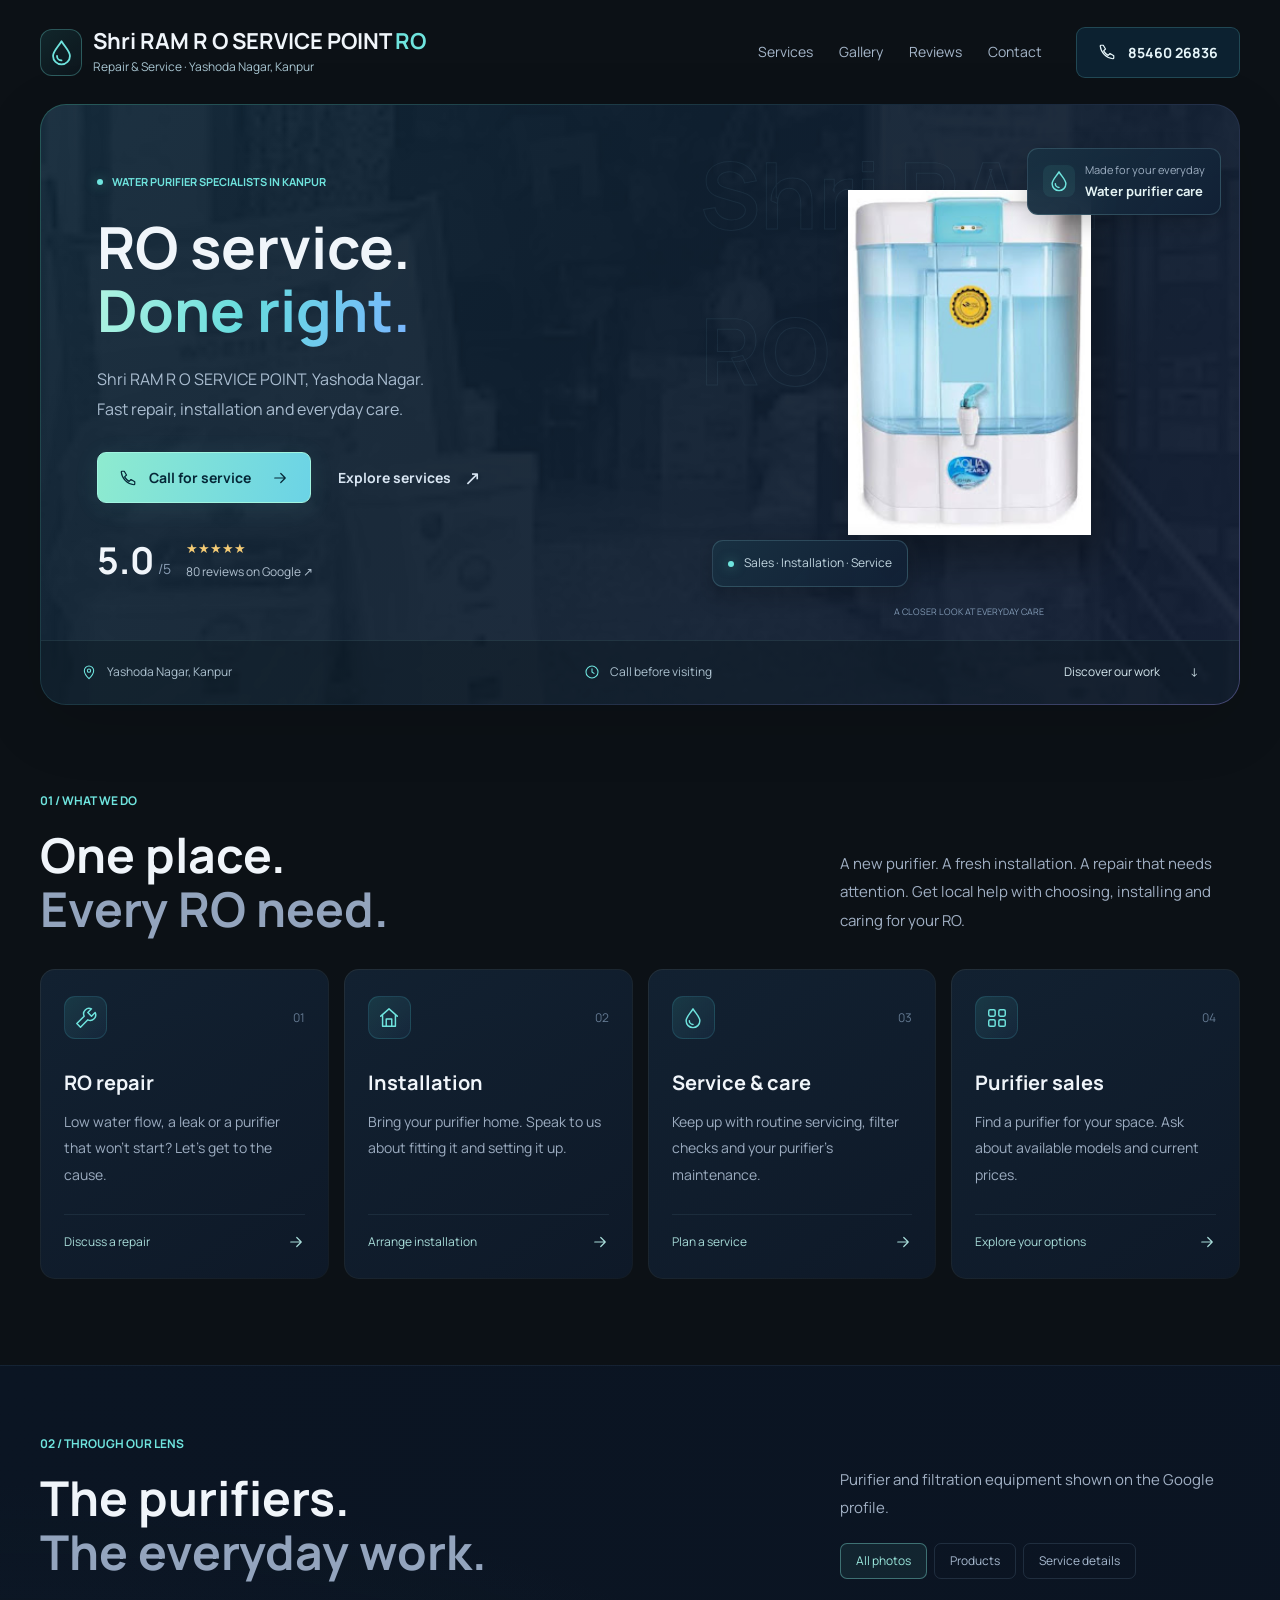
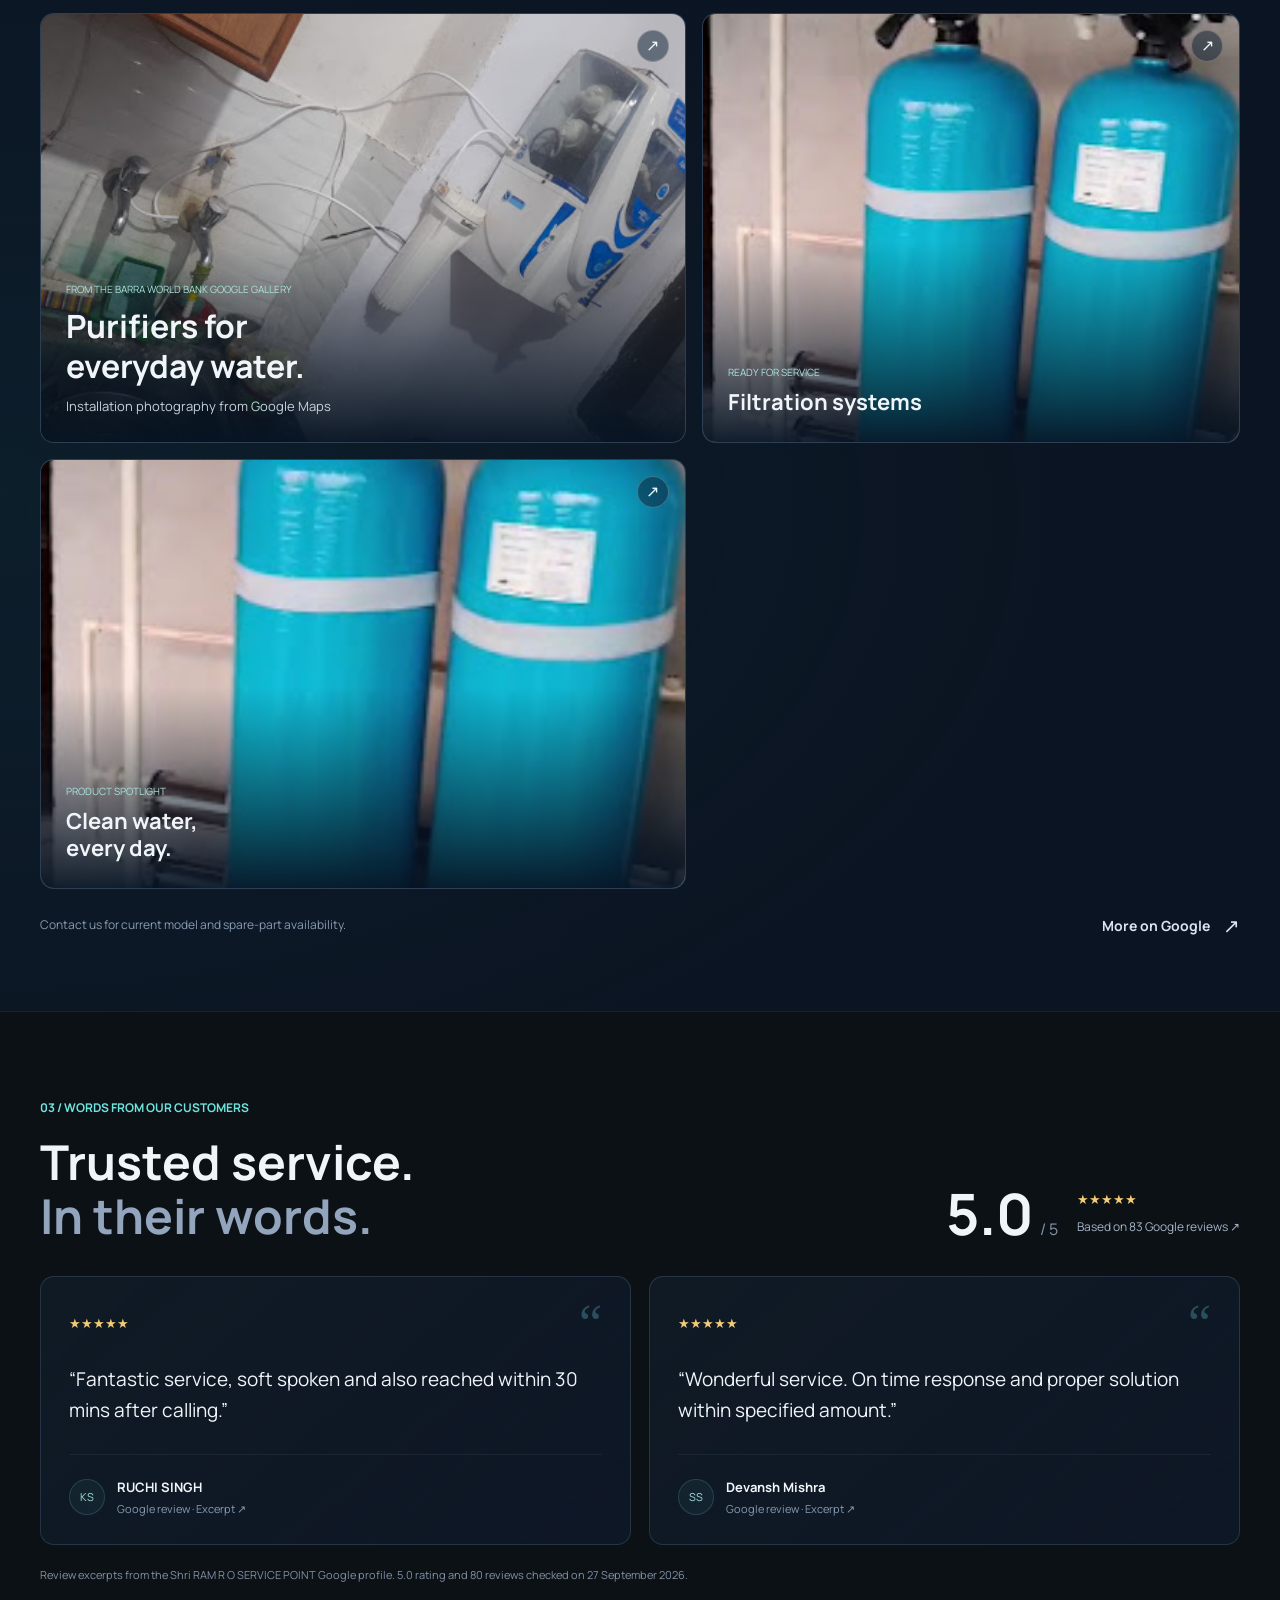
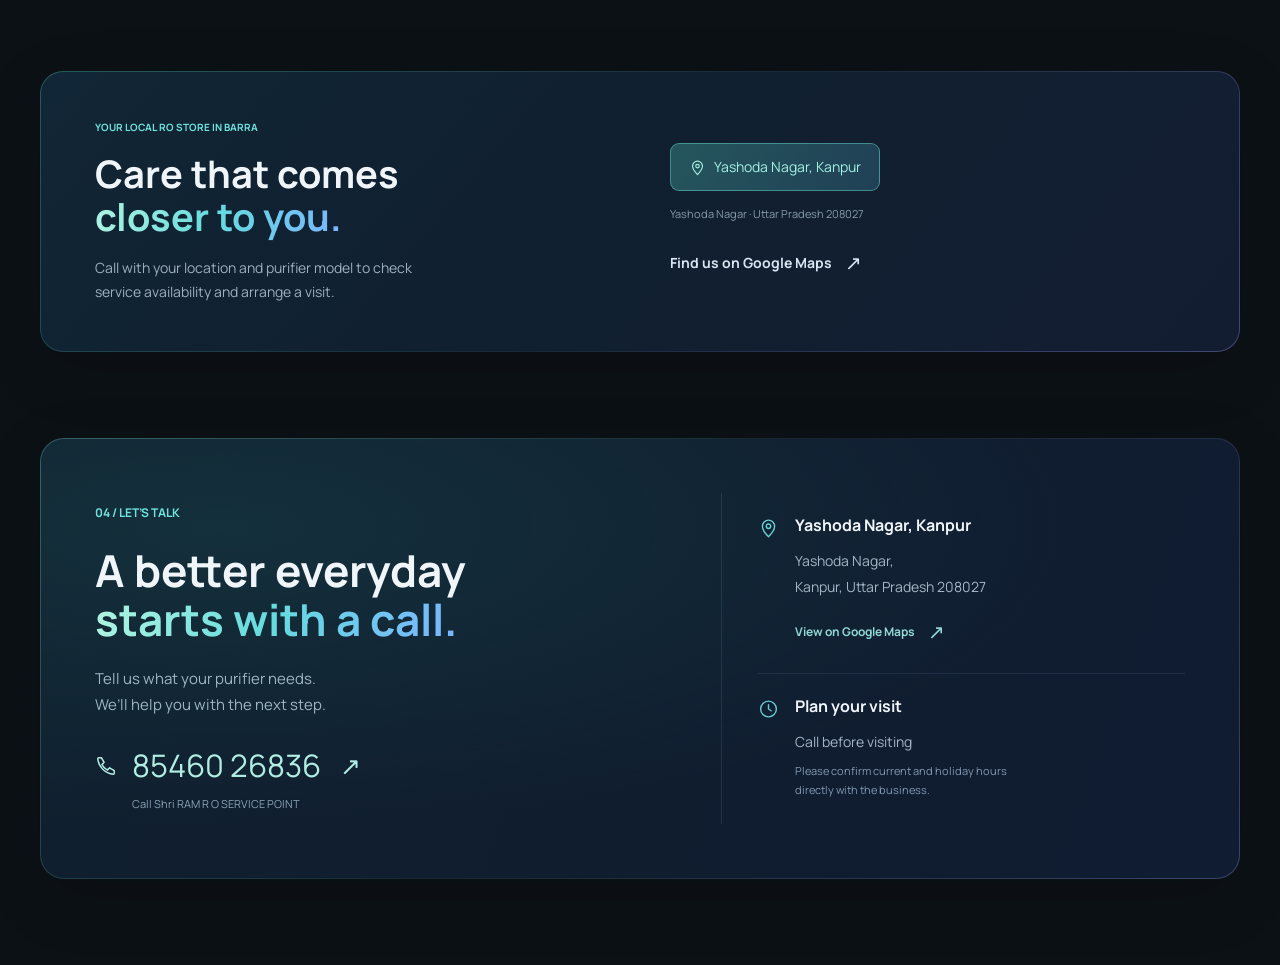
<file: index.html>
<!doctype html>
<html lang="en-IN">
<head>
  <meta charset="UTF-8">
  <meta name="viewport" content="width=device-width, initial-scale=1">
  <title>Shri RAM R O SERVICE POINT | Kanpur</title>
  <meta name="description" content="Shri RAM R O SERVICE POINT in  Yashoda Nagar, Kanpur. Water purifier sales, RO repairs, installation and servicing. Visit  Yashoda Nagar or call 85460 26836.">
  <meta name="theme-color" content="#080f1b">
  <meta name="color-scheme" content="dark">
  <meta name="robots" content="noindex, nofollow">
  <link rel="icon" type="image/svg+xml" href="data:image/svg+xml,%3Csvg xmlns='http://www.w3.org/2000/svg' viewBox='0 0 32 32'%3E%3Crect width='32' height='32' rx='9' fill='%23080f1b'/%3E%3Cpath d='M16 5C13 10 8 15 8 20a8 8 0 0016 0c0-5-5-10-8-15Z' fill='%235be0da'/%3E%3C/svg%3E">
  <link rel="preload" href="assets/manrope-regular.ttf" as="font" type="font/ttf" crossorigin>
  <link rel="preload" href="assets/manrope-bold.ttf" as="font" type="font/ttf" crossorigin>
  <link rel="stylesheet" href="styles.css">
  <link rel="stylesheet" href="kidwai.css">
  <meta property="og:type" content="website">
  <meta property="og:url" content="https://gopalshuklacanva.github.io/shri-ram-ro-service-demo/">
  <meta property="og:image" content="https://gopalshuklacanva.github.io/shri-ram-ro-service-demo/assets/product.jpg">
  <meta property="og:image:alt" content="Water purifier from Shri RAM R O SERVICE POINT">
  <meta property="og:title" content="Shri RAM R O SERVICE POINT | Kanpur">
  <meta property="og:description" content="RO filter repair, installation and after-sales service in Yashoda Nagar, Kanpur. Call 85460 26836.">
  <script type="application/ld+json">
  {"@context":"https://schema.org","@type":"Store","name":"Shri RAM R O SERVICE POINT","alternateName":"Shri RAM R O SERVICE POINT","telephone":"+91-8546026836","description":"Water purifier sales, repairs and servicing in  Yashoda Nagar, Kanpur.","address":{"@type":"PostalAddress","streetAddress":" Yashoda Nagar","addressLocality":"Kanpur","addressRegion":"Uttar Pradesh","postalCode":"208027","addressCountry":"IN"},"geo":{"@type":"GeoCoordinates","latitude":26.4032476,"longitude":80.3480698},"hasMap":"https://www.google.com/maps/place/Shri+RAM+R+O+SERVICE+POINT/@26.4032476,80.3480698,17z/data=!4m6!3m5!1s0x399c47d0e808045d:0x2ffd78e72687e79!8m2!3d26.4032476!4d80.3480698!16s%2Fg%2F11yf_vj3s2","sameAs":["https://www.google.com/maps/place/Shri+RAM+R+O+SERVICE+POINT/@26.4032476,80.3480698,17z/data=!4m6!3m5!1s0x399c47d0e808045d:0x2ffd78e72687e79!8m2!3d26.4032476!4d80.3480698!16s%2Fg%2F11yf_vj3s2"]}
  </script>
  <script src="site.js" defer></script>
</head>
<body>
  <svg class="svg-defs" aria-hidden="true" xmlns="http://www.w3.org/2000/svg"><defs>
    <symbol id="i-drop" viewBox="0 0 24 24"><path d="M12 2C9 7 4.5 11 4.5 15a7.5 7.5 0 0 0 15 0C19.5 11 15 7 12 2Z"/><path d="M8 15a4 4 0 0 0 4 4"/></symbol>
    <symbol id="i-phone" viewBox="0 0 24 24"><path d="m7 3 3 5-2.5 2.5a16 16 0 0 0 6 6L16 14l5 3v3a1 1 0 0 1-1 1A19 19 0 0 1 3 4a1 1 0 0 1 1-1Z"/></symbol>
    <symbol id="i-arrow" viewBox="0 0 24 24"><path d="M5 12h14m-6-6 6 6-6 6"/></symbol>
    <symbol id="i-pin" viewBox="0 0 24 24"><path d="M19 10c0 5-7 12-7 12S5 15 5 10a7 7 0 1 1 14 0Z"/><circle cx="12" cy="10" r="2.5"/></symbol>
    <symbol id="i-tools" viewBox="0 0 24 24"><path d="m14 6 4 4 4-4a6 6 0 0 1-8 8L6 22l-4-4 8-8a6 6 0 0 1 8-8Z"/></symbol>
    <symbol id="i-home" viewBox="0 0 24 24"><path d="m3 10 9-8 9 8M5 9v12h14V9M9 21v-8h6v8"/></symbol>
    <symbol id="i-grid" viewBox="0 0 24 24"><rect x="3" y="3" width="7" height="7" rx="1.5"/><rect x="14" y="3" width="7" height="7" rx="1.5"/><rect x="3" y="14" width="7" height="7" rx="1.5"/><rect x="14" y="14" width="7" height="7" rx="1.5"/></symbol>
    <symbol id="i-clock" viewBox="0 0 24 24"><circle cx="12" cy="12" r="9"/><path d="M12 7v5l3 2"/></symbol>
  </defs></svg>
  <a class="skip" href="#main">Skip to content</a>
  <header class="header wrap">
    <a class="brand" href="#home" aria-label="Shri RAM R O SERVICE POINT home"><span class="brand-mark"><svg class="icon"><use href="#i-drop"/></svg></span><span><strong>Shri RAM R O SERVICE POINT <span>RO</span></strong><small>Repair &amp; Service · Yashoda Nagar, Kanpur</small></span></a>
    <button class="menu-toggle" type="button" aria-expanded="false" aria-controls="main-nav" aria-label="Open menu"><span></span><span></span></button>
    <nav id="main-nav" class="nav" aria-label="Main navigation"><a href="#services">Services</a><a href="#gallery">Gallery</a><a href="#reviews">Reviews</a><a href="#contact">Contact</a><a class="button nav-call" href="tel:+918546026836"><svg class="icon"><use href="#i-phone"/></svg>85460 26836</a></nav>
  </header>
  <main id="main">
    <section class="hero wrap gradient-border" id="home" aria-labelledby="hero-title">
      <div class="hero-water" aria-hidden="true"></div>
      <div class="hero-copy">
        <p class="eyebrow"><span class="live-dot"></span> WATER PURIFIER SPECIALISTS IN KANPUR</p>
        <h1 id="hero-title">RO service.<br><span class="gradient-text">Done right.</span></h1>
        <p class="hero-intro">Shri RAM R O SERVICE POINT, Yashoda Nagar.<br class="desktop-break"> Fast repair, installation and everyday care.</p>
        <div class="actions"><a class="button primary" href="tel:+918546026836"><svg class="icon"><use href="#i-phone"/></svg>Call for service<svg class="icon arrow"><use href="#i-arrow"/></svg></a><a class="text-link" href="#services">Explore services <span aria-hidden="true">↗</span></a></div>
        <a class="hero-proof" href="https://www.google.com/maps/place/Shri+RAM+R+O+SERVICE+POINT/@26.4032476,80.3480698,17z/data=!4m6!3m5!1s0x399c47d0e808045d:0x2ffd78e72687e79!8m2!3d26.4032476!4d80.3480698!16s%2Fg%2F11yf_vj3s2" target="_blank" rel="noopener noreferrer"><span class="rating-number">5.0<span>/5</span></span><span><span class="stars" aria-label="5 out of 5 stars">★★★★★</span><span class="proof-label">80 reviews on Google <span aria-hidden="true">↗</span></span></span></a>
      </div>
      <div class="hero-visual">
        
        <span class="hero-watermark" aria-hidden="true">Shri RAM RO</span>
        <div class="product-cutout"><img src="assets/product.jpg" width="224" height="318" alt="Water purifier from Shri RAM R O SERVICE POINT's Google photo" fetchpriority="high"></div>
        <div class="floating-label top-label"><span class="label-icon"><svg class="icon"><use href="#i-drop"/></svg></span><span>Made for your everyday<strong>Water purifier care</strong></span></div>
        <div class="floating-label bottom-label"><span class="label-dot"></span><span>Sales · Installation · Service</span></div>
        <span class="visual-caption">A CLOSER LOOK AT EVERYDAY CARE</span>
      </div>
      <div class="hero-footer"><span><svg class="icon"><use href="#i-pin"/></svg> Yashoda Nagar, Kanpur</span><span><svg class="icon"><use href="#i-clock"/></svg>Call before visiting</span><a href="#gallery">Discover our work <span aria-hidden="true">↓</span></a></div>
    </section>
    <section class="section wrap" id="services" aria-labelledby="services-title">
      <div class="section-heading"><div><p class="eyebrow">01 / WHAT WE DO</p><h2 id="services-title">One place.<br><span class="muted-heading">Every RO need.</span></h2></div><p>A new purifier. A fresh installation. A repair that needs attention. Get local help with choosing, installing and caring for your RO.</p></div>
      <div class="services-grid">
        <a class="service-card" href="tel:+918546026836" aria-label="Call about RO repairs"><div class="service-top"><span class="service-icon"><svg class="icon"><use href="#i-tools"/></svg></span><span class="service-num">01</span></div><h3>RO repair</h3><p>Low water flow, a leak or a purifier that won’t start? Let’s get to the cause.</p><span class="card-link">Discuss a repair <svg class="icon"><use href="#i-arrow"/></svg></span></a>
        <a class="service-card" href="tel:+918546026836" aria-label="Call about RO installation"><div class="service-top"><span class="service-icon"><svg class="icon"><use href="#i-home"/></svg></span><span class="service-num">02</span></div><h3>Installation</h3><p>Bring your purifier home. Speak to us about fitting it and setting it up.</p><span class="card-link">Arrange installation <svg class="icon"><use href="#i-arrow"/></svg></span></a>
        <a class="service-card" href="tel:+918546026836" aria-label="Call about RO maintenance"><div class="service-top"><span class="service-icon"><svg class="icon"><use href="#i-drop"/></svg></span><span class="service-num">03</span></div><h3>Service & care</h3><p>Keep up with routine servicing, filter checks and your purifier’s maintenance.</p><span class="card-link">Plan a service <svg class="icon"><use href="#i-arrow"/></svg></span></a>
        <a class="service-card" href="tel:+918546026836" aria-label="Call about water purifier sales"><div class="service-top"><span class="service-icon"><svg class="icon"><use href="#i-grid"/></svg></span><span class="service-num">04</span></div><h3>Purifier sales</h3><p>Find a purifier for your space. Ask about available models and current prices.</p><span class="card-link">Explore your options <svg class="icon"><use href="#i-arrow"/></svg></span></a>
      </div>
    </section>
    <section class="section gallery-section" id="gallery" aria-labelledby="gallery-title"><div class="wrap">
      <div class="section-heading"><div><p class="eyebrow">02 / THROUGH OUR LENS</p><h2 id="gallery-title">The purifiers.<br><span class="muted-heading">The everyday work.</span></h2></div><div><p>Purifier and filtration equipment shown on the Google profile.</p><div class="gallery-filters" role="group" aria-label="Filter gallery"><button type="button" class="filter active" data-filter="all" aria-pressed="true">All photos</button><button type="button" class="filter" data-filter="products" aria-pressed="false">Products</button><button type="button" class="filter" data-filter="service" aria-pressed="false">Service details</button></div></div></div>
      <div class="gallery-grid">
        <a class="photo-card photo-featured" href="assets/service.jpg" data-category="service" data-caption=" Yashoda Nagar storefront · Google Maps photo"><img src="assets/service.jpg" width="224" height="298" alt="RO sales and service storefront in  Yashoda Nagar" loading="lazy"><span class="photo-overlay"><small>FROM THE BARRA WORLD BANK GOOGLE GALLERY</small><strong>Purifiers for<br>everyday water.</strong><span>Installation photography from Google Maps</span></span><span class="expand" aria-hidden="true">↗</span></a>
        <a class="photo-card photo-wide" href="assets/filtration.jpg" data-category="service" data-caption="Filtration setup · Google Maps photo"><img src="assets/filtration.jpg" width="224" height="403" alt="Blue filtration tanks and installed RO equipment" loading="lazy"><span class="photo-overlay"><small>READY FOR SERVICE</small><strong>Filtration systems</strong></span><span class="expand" aria-hidden="true">↗</span></a>
        <a class="photo-card" href="assets/filtration.jpg" data-category="products" data-caption="RO purifier purifier · Google Maps photo"><img src="assets/filtration.jpg" width="224" height="472" alt="White RO purifier water purifier" loading="lazy"><span class="photo-overlay"><small>PRODUCT SPOTLIGHT</small><strong>Clean water,<br>every day.</strong></span><span class="expand" aria-hidden="true">↗</span></a>
      </div>
      <div class="gallery-foot"><p>Contact us for current model and spare-part availability.</p><a class="text-link" href="https://www.google.com/maps/place/Shri+RAM+R+O+SERVICE+POINT/@26.4032476,80.3480698,17z/data=!4m6!3m5!1s0x399c47d0e808045d:0x2ffd78e72687e79!8m2!3d26.4032476!4d80.3480698!16s%2Fg%2F11yf_vj3s2" target="_blank" rel="noopener noreferrer">More on Google <span aria-hidden="true">↗</span></a></div>
    </div></section>
    <section class="section wrap" id="reviews" aria-labelledby="reviews-title">
      <div class="section-heading"><div><p class="eyebrow">03 / WORDS FROM OUR CUSTOMERS</p><h2 id="reviews-title">Trusted service.<br><span class="muted-heading">In their words.</span></h2></div><a class="review-rating" href="https://www.google.com/maps/place/Shri+RAM+R+O+SERVICE+POINT/@26.4032476,80.3480698,17z/data=!4m6!3m5!1s0x399c47d0e808045d:0x2ffd78e72687e79!8m2!3d26.4032476!4d80.3480698!16s%2Fg%2F11yf_vj3s2" target="_blank" rel="noopener noreferrer"><strong>5.0<span>/ 5</span></strong><span><span class="stars">★★★★★</span><span>Based on 83 Google reviews ↗</span></span></a></div>
      <div class="reviews-grid">
        <figure class="review-card"><div class="review-top"><span class="stars" aria-label="5 stars">★★★★★</span><span class="quote-mark" aria-hidden="true">“</span></div><blockquote>“Fantastic service, soft spoken and also reached within 30 mins after calling.”</blockquote><figcaption><span class="avatar">KS</span><span><strong> RUCHI SINGH</strong><a href="https://www.google.com/maps/place/Shri+RAM+R+O+SERVICE+POINT/@26.4032476,80.3480698,17z/data=!4m6!3m5!1s0x399c47d0e808045d:0x2ffd78e72687e79!8m2!3d26.4032476!4d80.3480698!16s%2Fg%2F11yf_vj3s2" target="_blank" rel="noopener noreferrer"><small>Google review · Excerpt ↗</small></a></span></figcaption></figure>
        <figure class="review-card"><div class="review-top"><span class="stars" aria-label="5 stars">★★★★★</span><span class="quote-mark" aria-hidden="true">“</span></div><blockquote>“Wonderful service. On time response and proper solution within specified amount.”</blockquote><figcaption><span class="avatar">SS</span><span><strong>Devansh Mishra</strong><a href="https://www.google.com/maps/place/Shri+RAM+R+O+SERVICE+POINT/@26.4032476,80.3480698,17z/data=!4m6!3m5!1s0x399c47d0e808045d:0x2ffd78e72687e79!8m2!3d26.4032476!4d80.3480698!16s%2Fg%2F11yf_vj3s2" target="_blank" rel="noopener noreferrer"><small>Google review · Excerpt ↗</small></a></span></figcaption></figure>
      </div><p class="source-note">Review excerpts from the Shri RAM R O SERVICE POINT Google profile. 5.0 rating and 80 reviews checked on 27 September 2026.</p>
    </section>
    <section class="wrap coverage gradient-border" aria-labelledby="coverage-title"><div><p class="eyebrow">YOUR LOCAL RO STORE IN BARRA</p><h2 id="coverage-title">Care that comes<br><span class="gradient-text">closer to you.</span></h2><p>Call with your location and purifier model to check service availability and arrange a visit.</p></div><div class="cities" aria-label="Our location"><span class="city primary-city"><svg class="icon"><use href="#i-pin"/></svg> Yashoda Nagar, Kanpur</span><small> Yashoda Nagar · Uttar Pradesh 208027</small><a class="text-link" href="https://www.google.com/maps/place/Shri+RAM+R+O+SERVICE+POINT/@26.4032476,80.3480698,17z/data=!4m6!3m5!1s0x399c47d0e808045d:0x2ffd78e72687e79!8m2!3d26.4032476!4d80.3480698!16s%2Fg%2F11yf_vj3s2" target="_blank" rel="noopener noreferrer">Find us on Google Maps <span aria-hidden="true">↗</span></a></div></section>
    <section class="section wrap" id="contact" aria-labelledby="contact-title"><div class="contact gradient-border">
      <div class="contact-copy"><p class="eyebrow">04 / LET’S TALK</p><h2 id="contact-title">A better everyday<br><span class="gradient-text">starts with a call.</span></h2><p>Tell us what your purifier needs.<br>We’ll help you with the next step.</p><a class="big-phone" href="tel:+918546026836"><svg class="icon"><use href="#i-phone"/></svg>85460 26836 <span aria-hidden="true">↗</span></a><span class="phone-sub">Call Shri RAM R O SERVICE POINT</span></div>
      <div class="contact-info" aria-label="Our  Yashoda Nagar location">
        <div class="info-row"><span class="info-icon"><svg class="icon"><use href="#i-pin"/></svg></span><div><h3> Yashoda Nagar, Kanpur</h3><address> Yashoda Nagar,<br>Kanpur, Uttar Pradesh 208027</address><a class="text-link" href="https://www.google.com/maps/place/Shri+RAM+R+O+SERVICE+POINT/@26.4032476,80.3480698,17z/data=!4m6!3m5!1s0x399c47d0e808045d:0x2ffd78e72687e79!8m2!3d26.4032476!4d80.3480698!16s%2Fg%2F11yf_vj3s2" target="_blank" rel="noopener noreferrer" aria-label="View Shri RAM R O SERVICE POINT  Yashoda Nagar location on Google Maps">View on Google Maps <span aria-hidden="true">↗</span></a></div></div>
        <div class="info-row"><span class="info-icon"><svg class="icon"><use href="#i-clock"/></svg></span><div><h3>Plan your visit</h3><p>Call before visiting</p><small>Please confirm current and holiday hours directly with the business.</small></div></div>
      </div>
    </div></section>
  </main>
  <div class="mobile-call"><span><strong>Let’s get your RO sorted.</strong><small>Call 85460 26836</small></span><a class="button primary" href="tel:+918546026836"><svg class="icon"><use href="#i-phone"/></svg>Call now</a></div>
  <dialog class="lightbox" aria-labelledby="photo-caption"><button class="lightbox-close" type="button" aria-label="Close photo">✕</button><img class="lightbox-image" src="assets/service.jpg" alt=""><div class="lightbox-bottom"><p id="photo-caption"></p><div><button class="photo-prev" type="button" aria-label="Previous photo">←</button><span class="photo-count" aria-live="polite"></span><button class="photo-next" type="button" aria-label="Next photo">→</button></div></div></dialog>
</body>
</html>
</file>
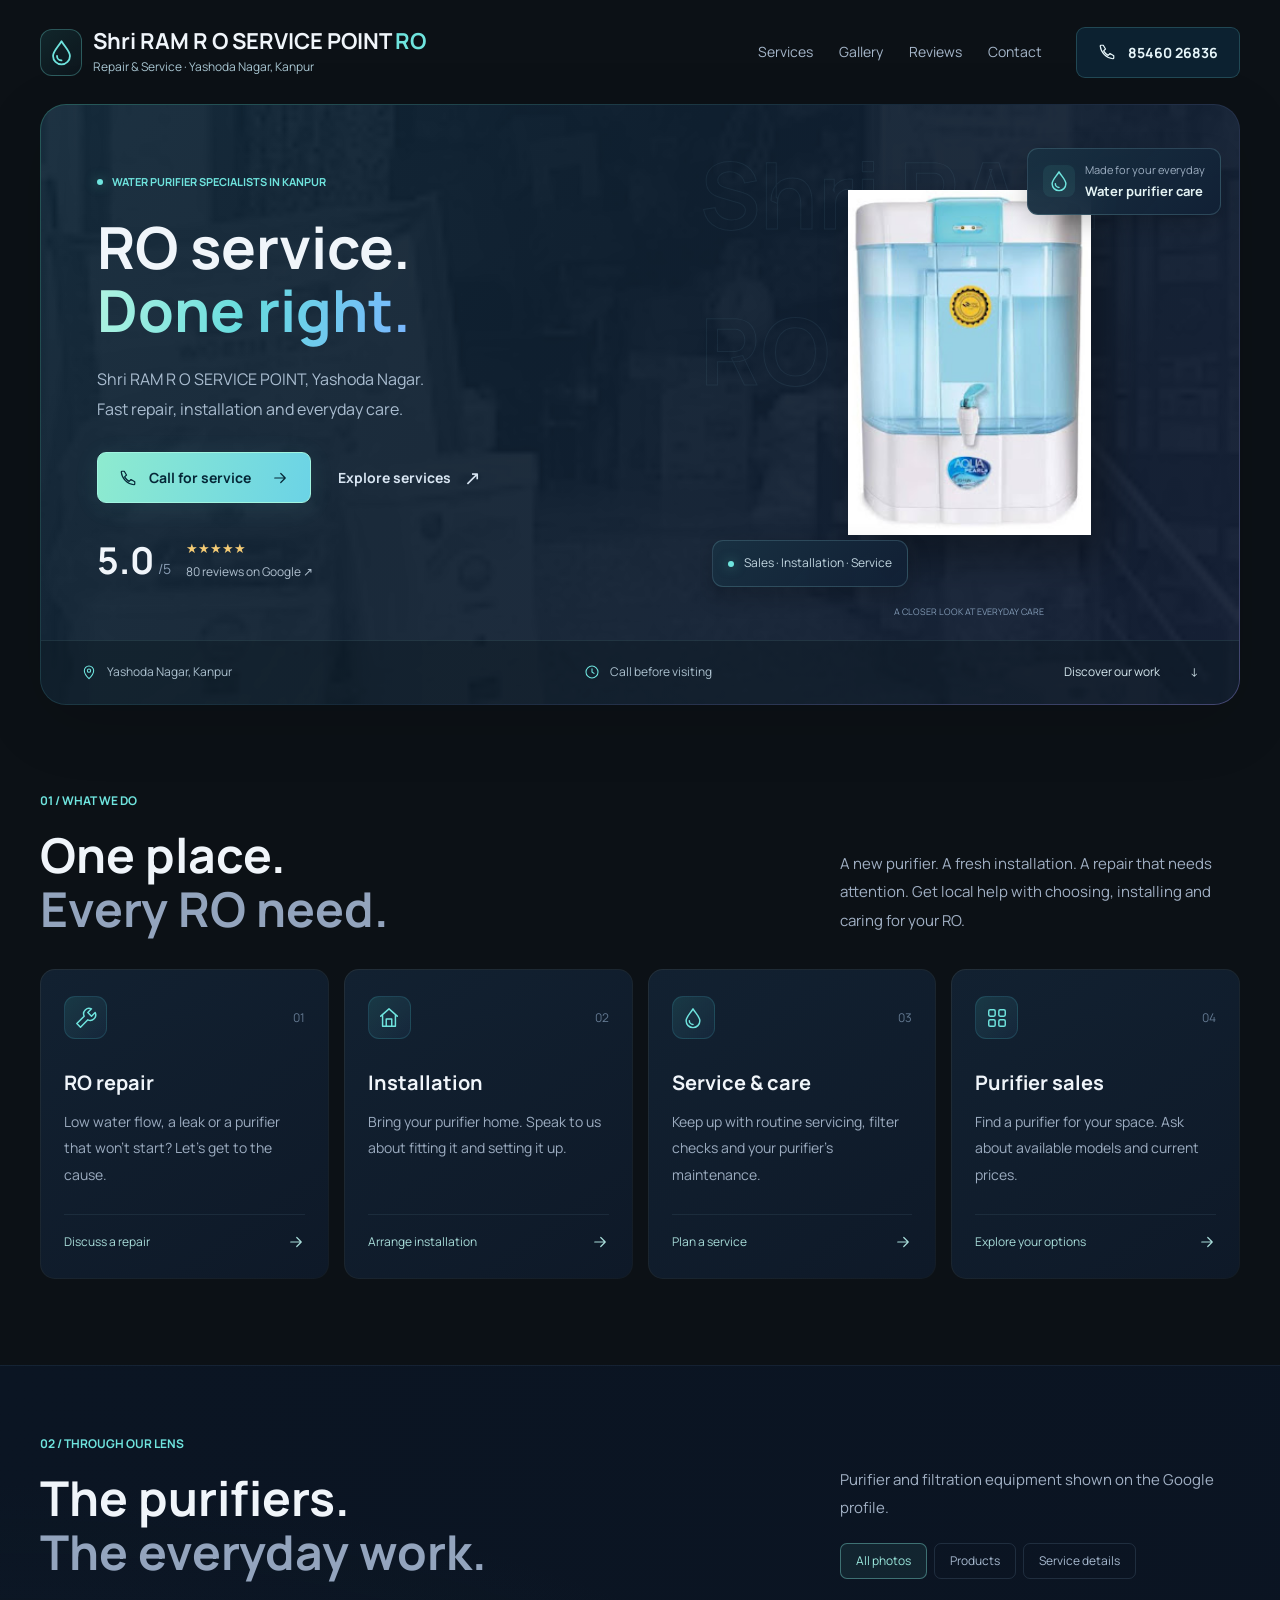
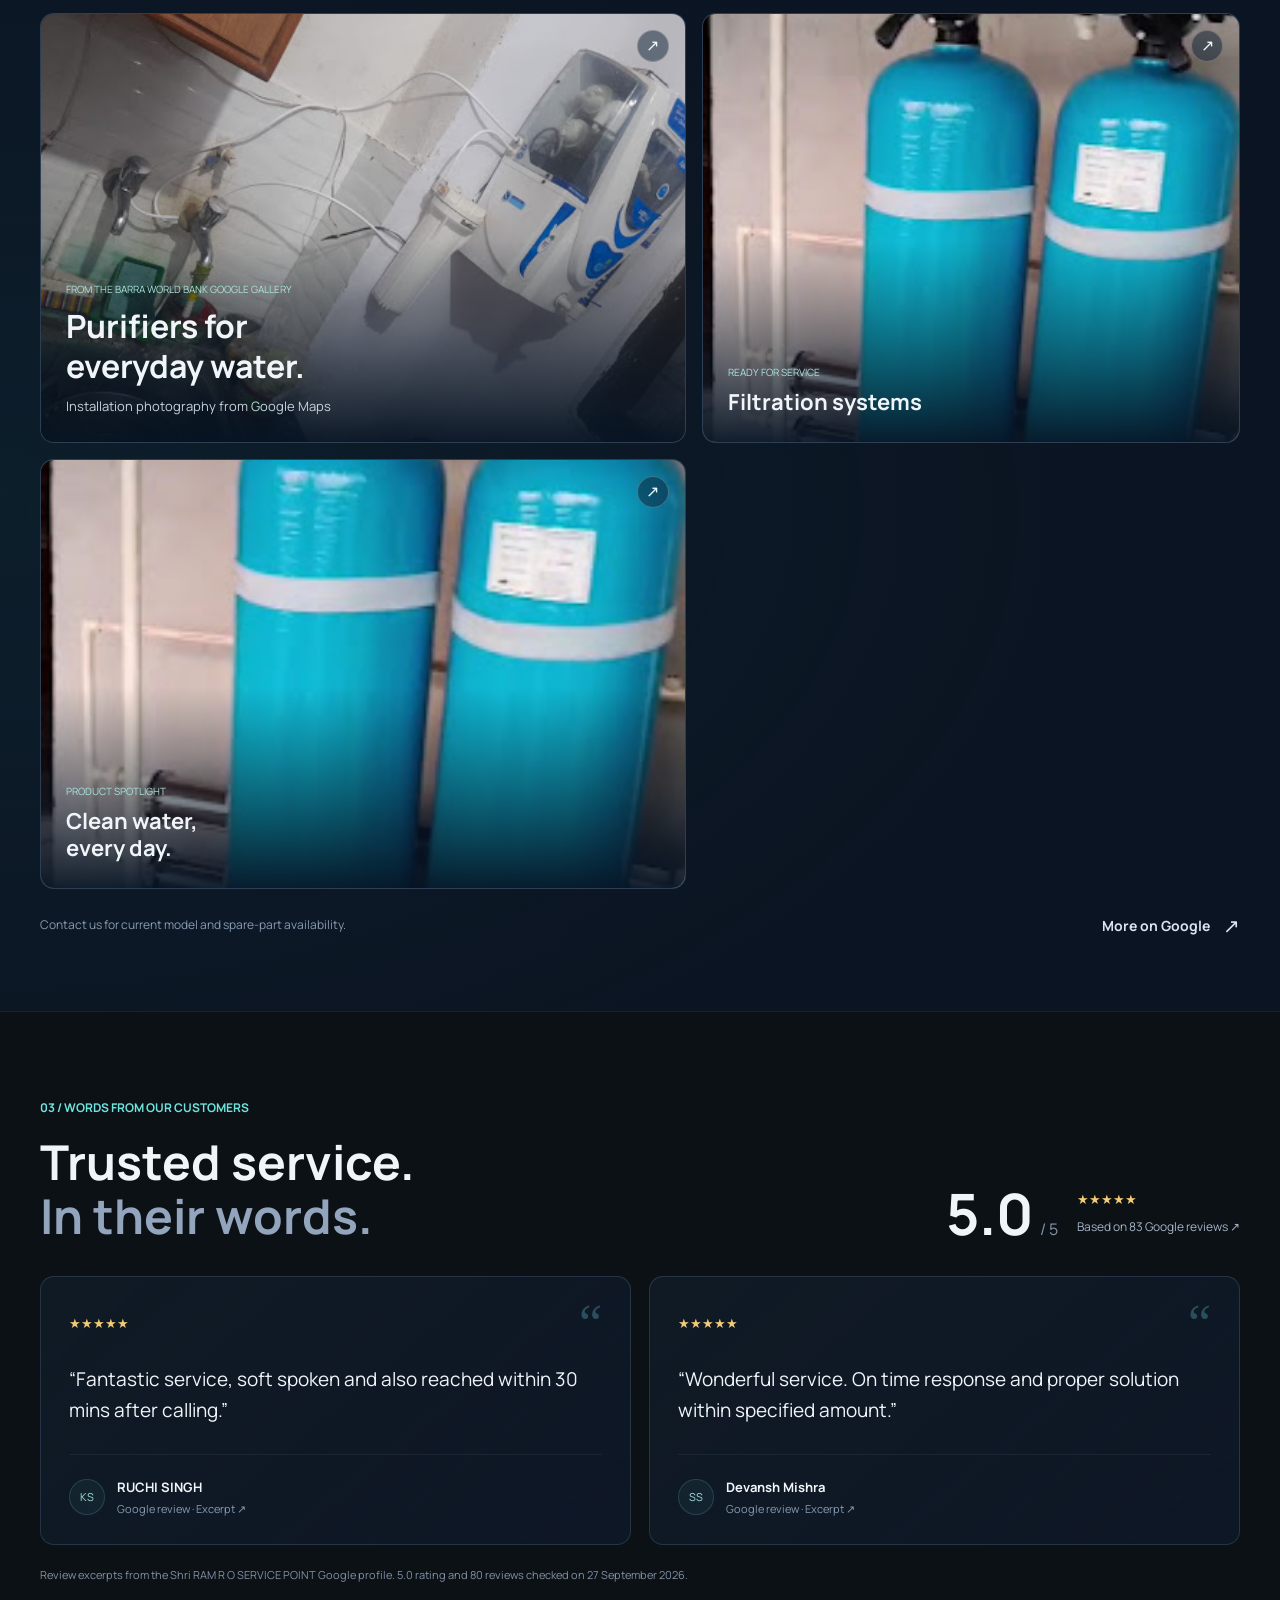
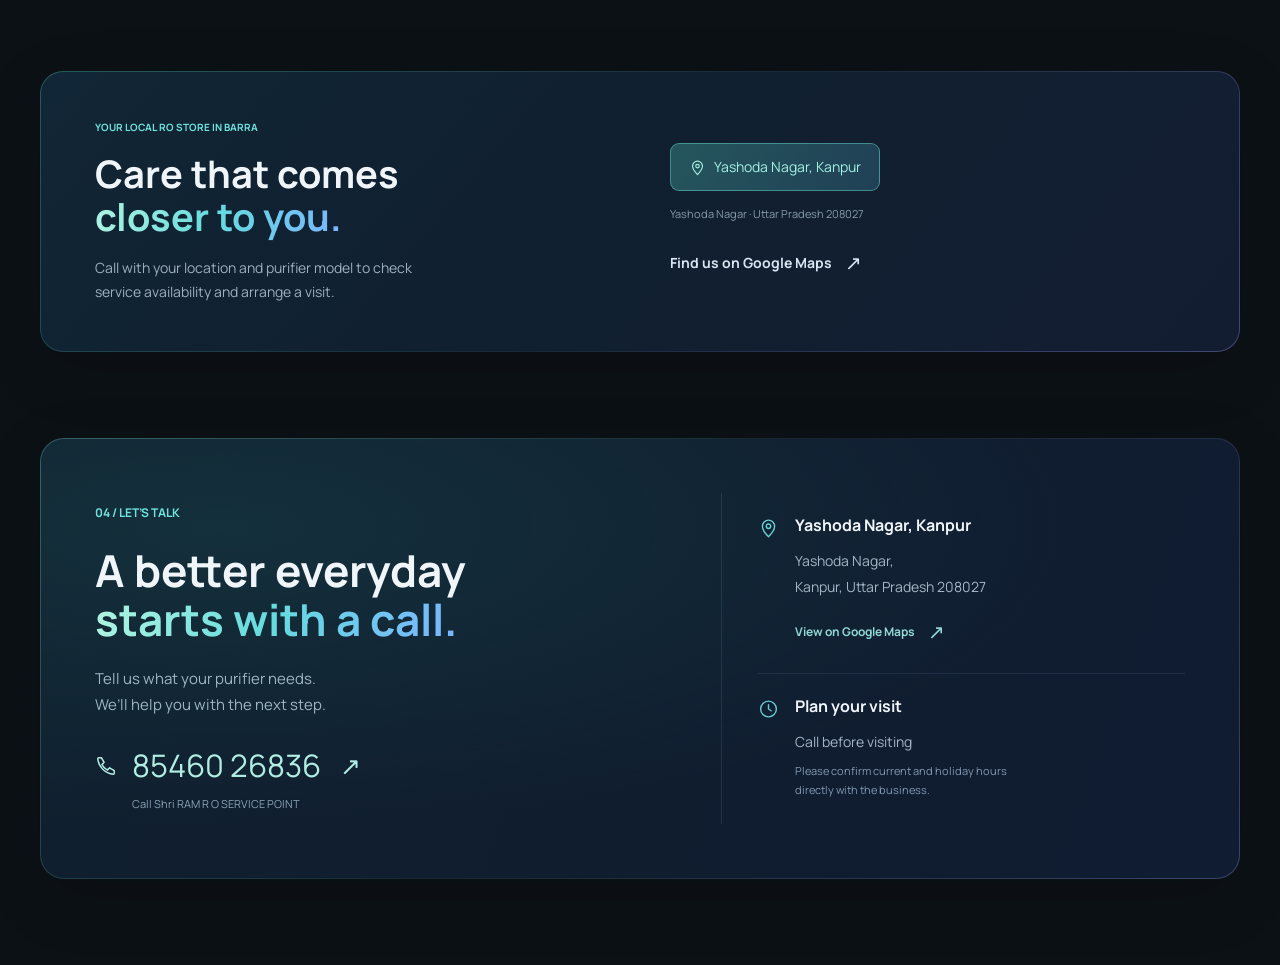
<file: mobile.html>
<!doctype html>
<html lang="en-IN">
<head>
  <meta charset="UTF-8">
  <meta name="viewport" content="width=device-width, initial-scale=1">
  <title>Shri RAM R O SERVICE POINT | Mobile Demo</title>
  <meta name="description" content="Shri RAM R O SERVICE POINT in  Yashoda Nagar, Kanpur. Water purifier sales, RO repairs, installation and servicing. Visit  Yashoda Nagar or call 85460 26836.">
  <meta name="theme-color" content="#080f1b">
  <meta name="color-scheme" content="dark">
  <meta name="robots" content="noindex, nofollow">
  <link rel="icon" type="image/svg+xml" href="data:image/svg+xml,%3Csvg xmlns='http://www.w3.org/2000/svg' viewBox='0 0 32 32'%3E%3Crect width='32' height='32' rx='9' fill='%23080f1b'/%3E%3Cpath d='M16 5C13 10 8 15 8 20a8 8 0 0016 0c0-5-5-10-8-15Z' fill='%235be0da'/%3E%3C/svg%3E">
  <link rel="preload" href="assets/manrope-regular.ttf" as="font" type="font/ttf" crossorigin>
  <link rel="preload" href="assets/manrope-bold.ttf" as="font" type="font/ttf" crossorigin>
  <link rel="stylesheet" href="styles.css">
  <link rel="stylesheet" href="kidwai.css">
  <meta property="og:type" content="website">
  <meta property="og:url" content="https://gopalshuklacanva.github.io/shri-ram-ro-service-demo/">
  <meta property="og:image" content="https://gopalshuklacanva.github.io/shri-ram-ro-service-demo/assets/product.jpg">
  <meta property="og:image:alt" content="Water purifier from Shri RAM R O SERVICE POINT">
  <meta property="og:title" content="Shri RAM R O SERVICE POINT | Kanpur">
  <meta property="og:description" content="RO filter repair, installation and after-sales service in Yashoda Nagar, Kanpur. Call 85460 26836.">
  <script type="application/ld+json">
  {"@context":"https://schema.org","@type":"Store","name":"Shri RAM R O SERVICE POINT","alternateName":"Shri RAM R O SERVICE POINT","telephone":"+91-8546026836","description":"Water purifier sales, repairs and servicing in  Yashoda Nagar, Kanpur.","address":{"@type":"PostalAddress","streetAddress":" Yashoda Nagar","addressLocality":"Kanpur","addressRegion":"Uttar Pradesh","postalCode":"208027","addressCountry":"IN"},"geo":{"@type":"GeoCoordinates","latitude":26.4032476,"longitude":80.3480698},"hasMap":"https://www.google.com/maps/place/Shri+RAM+R+O+SERVICE+POINT/@26.4032476,80.3480698,17z/data=!4m6!3m5!1s0x399c47d0e808045d:0x2ffd78e72687e79!8m2!3d26.4032476!4d80.3480698!16s%2Fg%2F11yf_vj3s2","sameAs":["https://www.google.com/maps/place/Shri+RAM+R+O+SERVICE+POINT/@26.4032476,80.3480698,17z/data=!4m6!3m5!1s0x399c47d0e808045d:0x2ffd78e72687e79!8m2!3d26.4032476!4d80.3480698!16s%2Fg%2F11yf_vj3s2"]}
  </script>
  <script src="site.js" defer></script>
</head>
<body>
  <svg class="svg-defs" aria-hidden="true" xmlns="http://www.w3.org/2000/svg"><defs>
    <symbol id="i-drop" viewBox="0 0 24 24"><path d="M12 2C9 7 4.5 11 4.5 15a7.5 7.5 0 0 0 15 0C19.5 11 15 7 12 2Z"/><path d="M8 15a4 4 0 0 0 4 4"/></symbol>
    <symbol id="i-phone" viewBox="0 0 24 24"><path d="m7 3 3 5-2.5 2.5a16 16 0 0 0 6 6L16 14l5 3v3a1 1 0 0 1-1 1A19 19 0 0 1 3 4a1 1 0 0 1 1-1Z"/></symbol>
    <symbol id="i-arrow" viewBox="0 0 24 24"><path d="M5 12h14m-6-6 6 6-6 6"/></symbol>
    <symbol id="i-pin" viewBox="0 0 24 24"><path d="M19 10c0 5-7 12-7 12S5 15 5 10a7 7 0 1 1 14 0Z"/><circle cx="12" cy="10" r="2.5"/></symbol>
    <symbol id="i-tools" viewBox="0 0 24 24"><path d="m14 6 4 4 4-4a6 6 0 0 1-8 8L6 22l-4-4 8-8a6 6 0 0 1 8-8Z"/></symbol>
    <symbol id="i-home" viewBox="0 0 24 24"><path d="m3 10 9-8 9 8M5 9v12h14V9M9 21v-8h6v8"/></symbol>
    <symbol id="i-grid" viewBox="0 0 24 24"><rect x="3" y="3" width="7" height="7" rx="1.5"/><rect x="14" y="3" width="7" height="7" rx="1.5"/><rect x="3" y="14" width="7" height="7" rx="1.5"/><rect x="14" y="14" width="7" height="7" rx="1.5"/></symbol>
    <symbol id="i-clock" viewBox="0 0 24 24"><circle cx="12" cy="12" r="9"/><path d="M12 7v5l3 2"/></symbol>
  </defs></svg>
  <a class="skip" href="#main">Skip to content</a>
  <header class="header wrap">
    <a class="brand" href="#home" aria-label="Shri RAM R O SERVICE POINT home"><span class="brand-mark"><svg class="icon"><use href="#i-drop"/></svg></span><span><strong>Shri RAM R O SERVICE POINT <span>RO</span></strong><small>Repair &amp; Service · Yashoda Nagar, Kanpur</small></span></a>
    <button class="menu-toggle" type="button" aria-expanded="false" aria-controls="main-nav" aria-label="Open menu"><span></span><span></span></button>
    <nav id="main-nav" class="nav" aria-label="Main navigation"><a href="#services">Services</a><a href="#gallery">Gallery</a><a href="#reviews">Reviews</a><a href="#contact">Contact</a><a class="button nav-call" href="tel:+918546026836"><svg class="icon"><use href="#i-phone"/></svg>85460 26836</a></nav>
  </header>
  <main id="main">
    <section class="hero wrap gradient-border" id="home" aria-labelledby="hero-title">
      <div class="hero-water" aria-hidden="true"></div>
      <div class="hero-copy">
        <p class="eyebrow"><span class="live-dot"></span> WATER PURIFIER SPECIALISTS IN KANPUR</p>
        <h1 id="hero-title">RO service.<br><span class="gradient-text">Done right.</span></h1>
        <p class="hero-intro">Shri RAM R O SERVICE POINT, Yashoda Nagar.<br class="desktop-break"> Fast repair, installation and everyday care.</p>
        <div class="actions"><a class="button primary" href="tel:+918546026836"><svg class="icon"><use href="#i-phone"/></svg>Call for service<svg class="icon arrow"><use href="#i-arrow"/></svg></a><a class="text-link" href="#services">Explore services <span aria-hidden="true">↗</span></a></div>
        <a class="hero-proof" href="https://www.google.com/maps/place/Shri+RAM+R+O+SERVICE+POINT/@26.4032476,80.3480698,17z/data=!4m6!3m5!1s0x399c47d0e808045d:0x2ffd78e72687e79!8m2!3d26.4032476!4d80.3480698!16s%2Fg%2F11yf_vj3s2" target="_blank" rel="noopener noreferrer"><span class="rating-number">5.0<span>/5</span></span><span><span class="stars" aria-label="5 out of 5 stars">★★★★★</span><span class="proof-label">80 reviews on Google <span aria-hidden="true">↗</span></span></span></a>
      </div>
      <div class="hero-visual">
        
        <span class="hero-watermark" aria-hidden="true">Shri RAM RO</span>
        <div class="product-cutout"><img src="assets/product.jpg" width="224" height="318" alt="Water purifier from Shri RAM R O SERVICE POINT's Google photo" fetchpriority="high"></div>
        <div class="floating-label top-label"><span class="label-icon"><svg class="icon"><use href="#i-drop"/></svg></span><span>Made for your everyday<strong>Water purifier care</strong></span></div>
        <div class="floating-label bottom-label"><span class="label-dot"></span><span>Sales · Installation · Service</span></div>
        <span class="visual-caption">A CLOSER LOOK AT EVERYDAY CARE</span>
      </div>
      <div class="hero-footer"><span><svg class="icon"><use href="#i-pin"/></svg> Yashoda Nagar, Kanpur</span><span><svg class="icon"><use href="#i-clock"/></svg>Call before visiting</span><a href="#gallery">Discover our work <span aria-hidden="true">↓</span></a></div>
    </section>
    <section class="section wrap" id="services" aria-labelledby="services-title">
      <div class="section-heading"><div><p class="eyebrow">01 / WHAT WE DO</p><h2 id="services-title">One place.<br><span class="muted-heading">Every RO need.</span></h2></div><p>A new purifier. A fresh installation. A repair that needs attention. Get local help with choosing, installing and caring for your RO.</p></div>
      <div class="services-grid">
        <a class="service-card" href="tel:+918546026836" aria-label="Call about RO repairs"><div class="service-top"><span class="service-icon"><svg class="icon"><use href="#i-tools"/></svg></span><span class="service-num">01</span></div><h3>RO repair</h3><p>Low water flow, a leak or a purifier that won’t start? Let’s get to the cause.</p><span class="card-link">Discuss a repair <svg class="icon"><use href="#i-arrow"/></svg></span></a>
        <a class="service-card" href="tel:+918546026836" aria-label="Call about RO installation"><div class="service-top"><span class="service-icon"><svg class="icon"><use href="#i-home"/></svg></span><span class="service-num">02</span></div><h3>Installation</h3><p>Bring your purifier home. Speak to us about fitting it and setting it up.</p><span class="card-link">Arrange installation <svg class="icon"><use href="#i-arrow"/></svg></span></a>
        <a class="service-card" href="tel:+918546026836" aria-label="Call about RO maintenance"><div class="service-top"><span class="service-icon"><svg class="icon"><use href="#i-drop"/></svg></span><span class="service-num">03</span></div><h3>Service & care</h3><p>Keep up with routine servicing, filter checks and your purifier’s maintenance.</p><span class="card-link">Plan a service <svg class="icon"><use href="#i-arrow"/></svg></span></a>
        <a class="service-card" href="tel:+918546026836" aria-label="Call about water purifier sales"><div class="service-top"><span class="service-icon"><svg class="icon"><use href="#i-grid"/></svg></span><span class="service-num">04</span></div><h3>Purifier sales</h3><p>Find a purifier for your space. Ask about available models and current prices.</p><span class="card-link">Explore your options <svg class="icon"><use href="#i-arrow"/></svg></span></a>
      </div>
    </section>
    <section class="section gallery-section" id="gallery" aria-labelledby="gallery-title"><div class="wrap">
      <div class="section-heading"><div><p class="eyebrow">02 / THROUGH OUR LENS</p><h2 id="gallery-title">The purifiers.<br><span class="muted-heading">The everyday work.</span></h2></div><div><p>Purifier and filtration equipment shown on the Google profile.</p><div class="gallery-filters" role="group" aria-label="Filter gallery"><button type="button" class="filter active" data-filter="all" aria-pressed="true">All photos</button><button type="button" class="filter" data-filter="products" aria-pressed="false">Products</button><button type="button" class="filter" data-filter="service" aria-pressed="false">Service details</button></div></div></div>
      <div class="gallery-grid">
        <a class="photo-card photo-featured" href="assets/service.jpg" data-category="service" data-caption=" Yashoda Nagar storefront · Google Maps photo"><img src="assets/service.jpg" width="224" height="298" alt="RO sales and service storefront in  Yashoda Nagar" loading="lazy"><span class="photo-overlay"><small>FROM THE BARRA WORLD BANK GOOGLE GALLERY</small><strong>Purifiers for<br>everyday water.</strong><span>Installation photography from Google Maps</span></span><span class="expand" aria-hidden="true">↗</span></a>
        <a class="photo-card photo-wide" href="assets/filtration.jpg" data-category="service" data-caption="Filtration setup · Google Maps photo"><img src="assets/filtration.jpg" width="224" height="403" alt="Blue filtration tanks and installed RO equipment" loading="lazy"><span class="photo-overlay"><small>READY FOR SERVICE</small><strong>Filtration systems</strong></span><span class="expand" aria-hidden="true">↗</span></a>
        <a class="photo-card" href="assets/filtration.jpg" data-category="products" data-caption="RO purifier purifier · Google Maps photo"><img src="assets/filtration.jpg" width="224" height="472" alt="White RO purifier water purifier" loading="lazy"><span class="photo-overlay"><small>PRODUCT SPOTLIGHT</small><strong>Clean water,<br>every day.</strong></span><span class="expand" aria-hidden="true">↗</span></a>
      </div>
      <div class="gallery-foot"><p>Contact us for current model and spare-part availability.</p><a class="text-link" href="https://www.google.com/maps/place/Shri+RAM+R+O+SERVICE+POINT/@26.4032476,80.3480698,17z/data=!4m6!3m5!1s0x399c47d0e808045d:0x2ffd78e72687e79!8m2!3d26.4032476!4d80.3480698!16s%2Fg%2F11yf_vj3s2" target="_blank" rel="noopener noreferrer">More on Google <span aria-hidden="true">↗</span></a></div>
    </div></section>
    <section class="section wrap" id="reviews" aria-labelledby="reviews-title">
      <div class="section-heading"><div><p class="eyebrow">03 / WORDS FROM OUR CUSTOMERS</p><h2 id="reviews-title">Trusted service.<br><span class="muted-heading">In their words.</span></h2></div><a class="review-rating" href="https://www.google.com/maps/place/Shri+RAM+R+O+SERVICE+POINT/@26.4032476,80.3480698,17z/data=!4m6!3m5!1s0x399c47d0e808045d:0x2ffd78e72687e79!8m2!3d26.4032476!4d80.3480698!16s%2Fg%2F11yf_vj3s2" target="_blank" rel="noopener noreferrer"><strong>5.0<span>/ 5</span></strong><span><span class="stars">★★★★★</span><span>Based on 83 Google reviews ↗</span></span></a></div>
      <div class="reviews-grid">
        <figure class="review-card"><div class="review-top"><span class="stars" aria-label="5 stars">★★★★★</span><span class="quote-mark" aria-hidden="true">“</span></div><blockquote>“Fantastic service, soft spoken and also reached within 30 mins after calling.”</blockquote><figcaption><span class="avatar">KS</span><span><strong> RUCHI SINGH</strong><a href="https://www.google.com/maps/place/Shri+RAM+R+O+SERVICE+POINT/@26.4032476,80.3480698,17z/data=!4m6!3m5!1s0x399c47d0e808045d:0x2ffd78e72687e79!8m2!3d26.4032476!4d80.3480698!16s%2Fg%2F11yf_vj3s2" target="_blank" rel="noopener noreferrer"><small>Google review · Excerpt ↗</small></a></span></figcaption></figure>
        <figure class="review-card"><div class="review-top"><span class="stars" aria-label="5 stars">★★★★★</span><span class="quote-mark" aria-hidden="true">“</span></div><blockquote>“Wonderful service. On time response and proper solution within specified amount.”</blockquote><figcaption><span class="avatar">SS</span><span><strong>Devansh Mishra</strong><a href="https://www.google.com/maps/place/Shri+RAM+R+O+SERVICE+POINT/@26.4032476,80.3480698,17z/data=!4m6!3m5!1s0x399c47d0e808045d:0x2ffd78e72687e79!8m2!3d26.4032476!4d80.3480698!16s%2Fg%2F11yf_vj3s2" target="_blank" rel="noopener noreferrer"><small>Google review · Excerpt ↗</small></a></span></figcaption></figure>
      </div><p class="source-note">Review excerpts from the Shri RAM R O SERVICE POINT Google profile. 5.0 rating and 80 reviews checked on 27 September 2026.</p>
    </section>
    <section class="wrap coverage gradient-border" aria-labelledby="coverage-title"><div><p class="eyebrow">YOUR LOCAL RO STORE IN BARRA</p><h2 id="coverage-title">Care that comes<br><span class="gradient-text">closer to you.</span></h2><p>Call with your location and purifier model to check service availability and arrange a visit.</p></div><div class="cities" aria-label="Our location"><span class="city primary-city"><svg class="icon"><use href="#i-pin"/></svg> Yashoda Nagar, Kanpur</span><small> Yashoda Nagar · Uttar Pradesh 208027</small><a class="text-link" href="https://www.google.com/maps/place/Shri+RAM+R+O+SERVICE+POINT/@26.4032476,80.3480698,17z/data=!4m6!3m5!1s0x399c47d0e808045d:0x2ffd78e72687e79!8m2!3d26.4032476!4d80.3480698!16s%2Fg%2F11yf_vj3s2" target="_blank" rel="noopener noreferrer">Find us on Google Maps <span aria-hidden="true">↗</span></a></div></section>
    <section class="section wrap" id="contact" aria-labelledby="contact-title"><div class="contact gradient-border">
      <div class="contact-copy"><p class="eyebrow">04 / LET’S TALK</p><h2 id="contact-title">A better everyday<br><span class="gradient-text">starts with a call.</span></h2><p>Tell us what your purifier needs.<br>We’ll help you with the next step.</p><a class="big-phone" href="tel:+918546026836"><svg class="icon"><use href="#i-phone"/></svg>85460 26836 <span aria-hidden="true">↗</span></a><span class="phone-sub">Call Shri RAM R O SERVICE POINT</span></div>
      <div class="contact-info" aria-label="Our  Yashoda Nagar location">
        <div class="info-row"><span class="info-icon"><svg class="icon"><use href="#i-pin"/></svg></span><div><h3> Yashoda Nagar, Kanpur</h3><address> Yashoda Nagar,<br>Kanpur, Uttar Pradesh 208027</address><a class="text-link" href="https://www.google.com/maps/place/Shri+RAM+R+O+SERVICE+POINT/@26.4032476,80.3480698,17z/data=!4m6!3m5!1s0x399c47d0e808045d:0x2ffd78e72687e79!8m2!3d26.4032476!4d80.3480698!16s%2Fg%2F11yf_vj3s2" target="_blank" rel="noopener noreferrer" aria-label="View Shri RAM R O SERVICE POINT  Yashoda Nagar location on Google Maps">View on Google Maps <span aria-hidden="true">↗</span></a></div></div>
        <div class="info-row"><span class="info-icon"><svg class="icon"><use href="#i-clock"/></svg></span><div><h3>Plan your visit</h3><p>Call before visiting</p><small>Please confirm current and holiday hours directly with the business.</small></div></div>
      </div>
    </div></section>
  </main>
  <div class="mobile-call"><span><strong>Let’s get your RO sorted.</strong><small>Call 85460 26836</small></span><a class="button primary" href="tel:+918546026836"><svg class="icon"><use href="#i-phone"/></svg>Call now</a></div>
  <dialog class="lightbox" aria-labelledby="photo-caption"><button class="lightbox-close" type="button" aria-label="Close photo">✕</button><img class="lightbox-image" src="assets/service.jpg" alt=""><div class="lightbox-bottom"><p id="photo-caption"></p><div><button class="photo-prev" type="button" aria-label="Previous photo">←</button><span class="photo-count" aria-live="polite"></span><button class="photo-next" type="button" aria-label="Next photo">→</button></div></div></dialog>
</body>
</html>
</file>
<file: styles.css>
@font-face{font-family:Manrope;src:url('assets/manrope-regular.ttf') format('truetype');font-weight:400;font-display:swap}@font-face{font-family:Manrope;src:url('assets/manrope-bold.ttf') format('truetype');font-weight:700;font-display:swap}
:root{--bg:#080f1b;--panel:#101b2b;--text:#f0f5fa;--muted:#a1b0c4;--aqua:#6fe4de;--line:rgba(154,188,222,.17);font-family:Manrope,Arial,sans-serif;color:var(--text);background:var(--bg);color-scheme:dark;font-synthesis:none}
*{box-sizing:border-box}html{scroll-behavior:smooth;scroll-padding-top:110px}body{margin:0;font-size:16px;line-height:1.7;background:radial-gradient(ellipse at 95% 2%,#10233b55,transparent 27%),var(--bg)}body.modal-open{overflow:hidden}a{color:inherit;text-decoration:none}button{font:inherit;color:inherit;cursor:pointer}img{display:block;max-width:100%}h1,h2,h3,p,figure,blockquote{margin:0}h1,h2,h3{line-height:1.12}h1,h2{font-weight:700;letter-spacing:-.05em}h2{font-size:clamp(36px,4.1vw,53px)}a,button{-webkit-tap-highlight-color:transparent}a:focus-visible,button:focus-visible{outline:2px solid var(--aqua);outline-offset:5px}button:disabled{opacity:.5}.wrap{width:min(1280px,calc(100% - 80px));margin-inline:auto}.svg-defs{position:absolute;width:0;height:0;overflow:hidden}.icon{width:22px;height:22px;fill:none;stroke:currentColor;stroke-width:1.6;stroke-linecap:round;stroke-linejoin:round;flex-shrink:0}.skip{position:absolute;left:20px;top:-100px;z-index:100;background:#102538;padding:12px}.skip:focus{top:10px}.eyebrow{color:var(--aqua);font-size:12px;font-weight:700;letter-spacing:.15em;line-height:1.6}.gradient-text{background:linear-gradient(105deg,#b2f5e1 0%,#66dbde 48%,#7ab5ff 100%);background-clip:text;-webkit-background-clip:text;color:transparent}.muted-heading{color:#93a4bd}.gradient-border{border:1px solid transparent;background:linear-gradient(130deg,#112636,#102030 40%,#131d32) padding-box,linear-gradient(135deg,#50c9c166,#509ef029 52%,#999bff66) border-box;box-shadow:0 18px 65px #0002}.text-link{display:inline-flex;align-items:center;gap:13px;font-size:14px;font-weight:700;color:#d8e5f2}.text-link:hover{color:var(--aqua)}.text-link>span{font-size:20px}.button{display:inline-flex;align-items:center;justify-content:center;gap:12px;padding:14px 21px;min-height:50px;border-radius:9px;border:1px solid #ffffff25;background:#132b3e;font-size:14px;font-weight:700;line-height:1.5;transition:transform .2s,box-shadow .2s}.button:hover{transform:translateY(-2px);box-shadow:0 6px 28px #4ad8d625}.button.primary{background:linear-gradient(105deg,#8eebcf,#6bd3e6);color:#052737;border-color:#a1f4e0;box-shadow:0 4px 25px #64dbd21a}.button .icon{width:18px;height:18px}.button .arrow{margin-left:8px}.header{position:relative;z-index:20;display:flex;justify-content:space-between;align-items:center;gap:20px;min-height:104px}.brand{display:inline-flex;align-items:center;gap:11px;flex-shrink:0}.brand-mark{width:42px;height:47px;display:grid;place-items:center;background:linear-gradient(145deg,#23686b3d,#12354824);border:1px solid #6edbd650;border-radius:12px;color:var(--aqua)}.brand-mark .icon{height:27px;width:27px}.brand strong{display:block;letter-spacing:.035em;font-size:22px;line-height:1.2}.brand strong span{color:var(--aqua)}.brand small{display:block;font-size:9px;letter-spacing:.12em;color:#8fa9bd;margin-top:6px}.nav{display:flex;align-items:center;gap:26px;font-size:14px;color:#a5b6c9}.nav>a:hover{color:var(--aqua)}.nav-call{margin-left:8px;color:#e7f6fa;border-color:#57abaf48;background:#0c2130}.menu-toggle{display:none}
.hero{display:grid;grid-template-columns:1.1fr .9fr;position:relative;overflow:hidden;border-radius:26px;isolation:isolate}.hero-water{position:absolute;inset:0;z-index:-1;background:linear-gradient(90deg,#0a1c2a 5%,#0c1b2bee 44%,#101e3599),url('assets/storefront.jpg') center/cover;opacity:.45;mix-blend-mode:luminosity}.hero-copy{padding:68px 0 58px 56px;position:relative;z-index:2}.hero-copy>.eyebrow{display:flex;align-items:center;gap:9px;letter-spacing:.11em;font-size:11px;margin-bottom:24px;white-space:nowrap}.live-dot,.label-dot{display:inline-block;width:6px;height:6px;background:var(--aqua);border-radius:50%;box-shadow:0 0 12px #65e8c980;flex-shrink:0}.hero h1{font-size:clamp(44px,4.7vw,65px);line-height:1.1;white-space:nowrap}.hero-intro{color:#aabdd0;line-height:1.85;margin-top:23px;font-size:16px}.actions{display:flex;align-items:center;gap:27px;margin-top:28px}.hero-proof{display:flex;align-items:center;gap:15px;width:fit-content;margin-top:36px}.rating-number{font-size:37px;line-height:1.1;letter-spacing:-.04em;font-weight:700}.rating-number>span{font-weight:400;font-size:14px;color:#8a9eb5;margin-left:4px}.stars{display:block;color:#f4cb75;letter-spacing:3px;font-size:13px;line-height:1.5}.proof-label{display:block;font-size:12px;color:#b0c0cf;margin-top:3px}.hero-visual{position:relative;min-width:0;display:flex;align-items:center;justify-content:center;isolation:isolate;overflow:hidden}.hero-visual:before{content:"";position:absolute;width:330px;height:330px;border-radius:50%;background:radial-gradient(circle,#34868c50,#22616b25 46%,transparent 70%);filter:blur(20px)}.hero-watermark{position:absolute;top:13%;font-size:clamp(60px,10vw,140px);font-weight:700;letter-spacing:.08em;color:transparent;-webkit-text-stroke:1px #8ac4df15;z-index:-1}.orbit{position:absolute;width:355px;height:355px;border:1px solid #73dcd91c;border-radius:50%;transform:rotate(-24deg)}.orbit-two{width:445px;height:445px;border-color:#73dcd90c}.product-cutout{width:490px;min-width:490px;transform:translate(-9px,-6px);filter:drop-shadow(14px 24px 20px #0005)}.product-cutout img{width:100%;height:auto;clip-path:polygon(24.2% 17.8%,66% 17.4%,70.8% 18%,73.6% 19.1%,73.6% 83.7%,72.8% 86.5%,70% 89%,65% 91.5%,59% 92.8%,48% 93.4%,37% 92.1%,31% 90.1%,27% 87.9%,25.5% 85.8%,24.1% 26%,21.8% 19.5%)}.floating-label{position:absolute;display:flex;align-items:center;gap:10px;padding:12px 15px;border:1px solid #90cfdb33;border-radius:11px;background:linear-gradient(135deg,#183142f5,#112035f0);box-shadow:0 8px 24px #0003;font-size:11px;color:#9eafc2;backdrop-filter:blur(14px)}.floating-label strong{display:block;color:#e4f3f4;font-size:13px}.top-label{top:23%;right:22px}.label-icon{display:grid;place-items:center;width:32px;height:32px;border-radius:8px;background:#59d7cf16;color:var(--aqua)}.bottom-label{left:5%;bottom:14%;font-size:12px;color:#c2d6e0}.visual-caption{position:absolute;bottom:7%;font-size:9px;color:#8199b4;letter-spacing:.18em}.hero-footer{grid-column:1/-1;display:flex;align-items:center;justify-content:space-between;gap:20px;padding:21px 40px;border-top:1px solid #8fc9d01f;background:#0b192277;color:#acc1cf;font-size:12px}.hero-footer>span,.hero-footer>a{display:flex;align-items:center;gap:10px}.hero-footer .icon{width:16px;height:16px;color:var(--aqua)}.hero-footer>a{color:#d4e6ed}.hero-footer>a>span{margin-left:20px}
.section{padding-block:86px}.section-heading{display:flex;align-items:flex-end;justify-content:space-between;gap:60px;margin-bottom:34px}.section-heading .eyebrow{margin-bottom:18px}.section-heading>p,.section-heading>div:last-child:not(:first-child){max-width:400px}.section-heading p:not(.eyebrow){color:var(--muted);font-size:15px;line-height:1.9}.services-grid{display:grid;grid-template-columns:repeat(4,1fr);gap:15px}.service-card{display:flex;flex-direction:column;padding:26px 23px;border:1px solid transparent;border-radius:15px;background:linear-gradient(145deg,#122131,#0e1928) padding-box,linear-gradient(135deg,#678da93f,#486a9021) border-box;transition:transform .22s,box-shadow .22s}.service-card:hover{transform:translateY(-5px);box-shadow:0 12px 34px #0004;background:linear-gradient(145deg,#143143,#101f31) padding-box,linear-gradient(135deg,#76e3dd8a,#547ef438) border-box}.service-top{display:flex;align-items:center;justify-content:space-between;margin-bottom:33px}.service-icon{display:grid;place-items:center;width:43px;height:43px;border-radius:11px;background:linear-gradient(135deg,#4cd9ce22,#609cf010);border:1px solid #4bc1d42b;color:var(--aqua)}.service-num{font-size:12px;color:#637991}.service-card h3{font-size:20px;letter-spacing:-.03em;margin-bottom:14px}.service-card p{font-size:14px;color:#9cacc0;line-height:1.9;margin-bottom:25px}.card-link{display:flex;align-items:center;justify-content:space-between;gap:7px;color:#a8dcd9;font-size:12px;margin-top:auto;padding-top:17px;border-top:1px solid #89b1c81b}.card-link .icon{width:18px;height:18px}
.gallery-section{padding-block:68px;background:radial-gradient(ellipse at 0 60%,#12404938,transparent 60%),linear-gradient(110deg,#0b1523,#0b1422);border-block:1px solid #719ac718}.gallery-filters{display:flex;flex-wrap:wrap;gap:7px;margin-top:20px}.filter{background:transparent;border:1px solid #6987a438;padding:8px 15px;border-radius:7px;font-size:12px;line-height:1.5;color:#a8bad0}.filter.active{background:#36696930;border-color:#74d3ca70;color:#9be8dd}.filter:hover{border-color:var(--aqua)}.gallery-grid{display:grid;grid-template-columns:1.05fr 1fr 1fr;grid-auto-rows:265px;gap:16px}.photo-card{position:relative;display:block;border:1px solid #7895b03b;border-radius:14px;overflow:hidden;background:#172637;isolation:isolate}.photo-card[hidden]{display:none}.photo-card img{width:100%;height:100%;object-fit:cover;transition:transform .6s,filter .4s;filter:brightness(.8) saturate(.85)}.photo-card:hover img{transform:scale(1.035);filter:brightness(.95) saturate(1)}.photo-featured{grid-row:span 2}.photo-featured img{object-position:43% center}.photo-wide{grid-column:1/-1;max-height:235px}.photo-wide img{object-position:center 48%;filter:brightness(.52) saturate(.8)}.photo-card:after{content:"";position:absolute;inset:0;z-index:0;background:linear-gradient(0deg,#061323f7,transparent 65%);pointer-events:none}.photo-overlay{position:absolute;z-index:1;bottom:25px;left:25px;right:25px}.photo-overlay small{display:block;color:#a9e5dd;font-size:10px;letter-spacing:.14em;margin-bottom:8px}.photo-overlay strong{display:block;font-size:22px;letter-spacing:-.03em;line-height:1.25}.photo-featured .photo-overlay strong{font-size:32px}.photo-overlay>span{display:block;color:#c5d3dc;font-size:13px;margin-top:9px}.expand{position:absolute;z-index:1;right:16px;top:16px;width:32px;height:32px;border:1px solid #ffffff38;border-radius:50%;display:grid;place-items:center;background:#0d21357d;color:#eefaff;backdrop-filter:blur(8px)}.gallery-grid.is-filtered{grid-template-columns:repeat(3,1fr);grid-auto-rows:330px}.gallery-grid.is-filtered .photo-card{grid-column:auto;grid-row:auto;max-height:none}.gallery-foot{display:flex;justify-content:space-between;gap:22px;align-items:center;margin-top:0}.gallery-foot p{font-size:12px;color:#899bb2}.review-rating{display:flex;align-items:center;gap:19px}.review-rating>strong{font-size:57px;line-height:1;letter-spacing:-.05em}.review-rating>strong>span{font-size:16px;font-weight:400;color:#8195ae;margin-left:6px;letter-spacing:0}.review-rating>span>span:last-child{display:block;font-size:12px;color:#a4b3c6;margin-top:7px}.reviews-grid{display:grid;grid-template-columns:repeat(3,1fr);gap:18px}.review-card{display:flex;flex-direction:column;border:1px solid var(--line);background:linear-gradient(140deg,#14233288,#0e1726);border-radius:14px;padding:26px 28px}.review-top{display:flex;align-items:center;justify-content:space-between}.quote-mark{font-family:Georgia,serif;font-size:52px;line-height:.8;color:#5abdc457}.review-card blockquote{font-size:19px;letter-spacing:-.025em;line-height:1.65;padding-block:19px 27px;flex:1}.review-card figcaption{display:flex;gap:12px;align-items:center;border-top:1px solid #89a4c118;padding-top:21px}.avatar{width:36px;height:36px;border:1px solid #7fb6c535;border-radius:50%;background:#1d394650;display:grid;place-items:center;color:#9ee0dc;font-size:11px}.review-card figcaption strong{display:block;font-size:13px;font-weight:700}.review-card figcaption small{display:block;font-size:11px;color:#859cb2;margin-top:2px}.source-note{font-size:11px;color:#8191a6;margin-top:21px}
.coverage{display:grid;grid-template-columns:1fr 1fr;align-items:center;gap:60px;padding:47px 54px;border-radius:23px}.coverage .eyebrow{font-size:10px;letter-spacing:.13em;margin-bottom:17px}.coverage h2{font-size:38px}.coverage p:not(.eyebrow){color:#9eafc1;font-size:14px;max-width:350px;margin-top:19px}.cities{display:flex;flex-wrap:wrap;gap:10px;align-items:center}.city{display:flex;align-items:center;gap:8px;border:1px solid #6c9bbc35;border-radius:9px;padding:11px 18px;font-size:14px;background:#101f2c77;color:#b8c9d9}.primary-city{background:linear-gradient(120deg,#25565c,#204056);border-color:#69e5d573;color:#a3f0e3}.primary-city .icon{width:17px;height:17px}.cities small{width:100%;color:#879aad;font-size:11px;margin-top:4px}.contact{display:grid;grid-template-columns:1.2fr 1fr;gap:70px;border-radius:24px;padding:54px;background:radial-gradient(ellipse at 15% 20%,#18464c70,transparent 60%),linear-gradient(110deg,#101f2e,#101c31) padding-box,linear-gradient(135deg,#68c9c675,#4671a02a,#7986d870) border-box}.contact .eyebrow{margin-bottom:24px}.contact h2{font-size:44px}.contact-copy>p:not(.eyebrow){font-size:15px;color:#9fb5c5;margin-top:22px}.big-phone{display:flex;align-items:center;gap:15px;width:fit-content;font-size:31px;line-height:1.5;letter-spacing:-.02em;color:#b0eee4;margin-top:25px}.big-phone>.icon{width:22px}.big-phone>span{font-size:25px;margin-left:4px}.phone-sub{display:block;font-size:11px;color:#89a4b8;margin-top:6px;margin-left:37px}.contact-info{align-self:center;border-left:1px solid #7fa6bf26;padding-left:36px}.info-row{display:flex;gap:16px;padding-block:24px}.info-row+.info-row{border-top:1px solid #7194b626}.info-icon{color:#69cdd0}.info-icon>.icon{width:21px}.info-row h3{font-size:16px;margin-bottom:13px;letter-spacing:-.02em}.info-row address,.info-row p{font-style:normal;color:#a4b5c6;font-size:14px;line-height:1.9}.info-row .text-link{color:#91d8d5;font-size:12px;margin-top:14px}.info-row small{display:block;font-size:11px;color:#8199b3;max-width:250px;margin-top:7px}.footer{display:flex;justify-content:space-between;gap:30px;padding:0 0 35px}.footer-brand .brand-mark{width:30px;height:35px;border-radius:8px}.footer-brand .brand-mark .icon{width:21px}.footer-brand strong{font-size:17px}.footer p{color:#72899f;font-size:12px;margin-top:12px}.footer-right{display:flex;flex-direction:column;align-items:flex-end;gap:5px;font-size:11px;color:#95a9bf}.footer-right span{color:#61778d;margin-top:8px}.mobile-call{display:none}
.lightbox{padding:0;background:#0a1524;border:1px solid #80bfc94a;border-radius:16px;color:var(--text);width:min(1000px,calc(100% - 36px));max-height:calc(100dvh - 40px);overflow:auto;box-shadow:0 30px 100px #0008}.lightbox::backdrop{background:#020812e8;backdrop-filter:blur(10px)}.lightbox-image{width:100%;height:calc(100dvh - 160px);max-height:760px;object-fit:contain;background:#07101b}.lightbox-close{position:absolute;top:14px;right:14px;width:40px;height:40px;border:1px solid #96bfdb66;border-radius:50%;background:#081725de;z-index:2;font-size:18px}.lightbox-bottom{padding:18px 24px;display:flex;align-items:center;justify-content:space-between;gap:20px}.lightbox-bottom p{font-size:14px;color:#c3d6e4}.lightbox-bottom>div{display:flex;align-items:center;gap:13px;white-space:nowrap}.lightbox-bottom button{background:#163043;border:1px solid #7bbfca38;border-radius:7px;width:35px;height:35px}.photo-count{font-size:12px;color:#a4bfce}
@media(min-width:1450px){.hero-copy{padding-block:82px 65px}.hero h1{font-size:69px}.product-cutout{width:540px;min-width:540px}}
@media(max-width:1100px){.wrap{width:calc(100% - 48px)}.nav{gap:18px}.brand strong{font-size:19px}.brand small{font-size:8px}.nav-call{padding-inline:13px;font-size:12px}.hero-copy{padding:50px 0 47px 35px}.hero-copy>.eyebrow{font-size:9px}.hero h1{font-size:clamp(40px,4.7vw,53px)}.hero-intro{font-size:14px}.actions{gap:17px}.actions .button{padding-inline:16px}.actions .text-link{font-size:12px}.hero-visual{margin-left:-10px}.product-cutout{width:440px;min-width:440px}.top-label{top:18%;right:12px;padding:9px}.top-label .label-icon{display:none}.top-label strong{font-size:11px}.bottom-label{bottom:15%;font-size:10px;left:0;padding:9px}.orbit{width:290px;height:290px}.orbit-two{width:350px;height:350px}.section{padding-block:65px}.section-heading{gap:40px}.section-heading>p,.section-heading>div:last-child:not(:first-child){max-width:350px}.service-card{padding:22px 17px}.service-card h3{font-size:18px}.service-card p{font-size:13px}.card-link{font-size:11px}.gallery-grid{grid-auto-rows:225px}.photo-overlay{left:20px;right:20px;bottom:22px}.photo-overlay strong{font-size:19px}.review-card{padding:24px 22px}.review-card blockquote{font-size:17px}.coverage{padding:40px;gap:40px}.contact{gap:30px;padding:40px}.contact h2{font-size:36px}.contact-info{padding-left:25px}.big-phone{font-size:28px}}
@media(max-width:800px){.wrap{width:calc(100% - 36px)}.header{min-height:88px}.brand strong{font-size:19px}.brand small{font-size:8px}.brand-mark{width:36px;height:42px}.nav{gap:17px;font-size:13px}.nav-call{display:none}.hero-copy{padding-left:28px}.hero h1{font-size:38px;white-space:normal}.hero h1>.gradient-text{white-space:nowrap}.hero-copy>.eyebrow{white-space:normal;font-size:8px;letter-spacing:.07em}.hero-intro{font-size:13px}.hero-copy .actions{align-items:flex-start;flex-direction:column;gap:14px}.hero-proof{margin-top:25px}.product-cutout{width:405px;min-width:405px}.top-label{right:8px;top:20%;font-size:9px}.bottom-label{bottom:15%;font-size:9px}.hero-footer{padding:17px 25px;font-size:10px;gap:15px}.hero-footer>a{display:none}.section-heading{gap:30px}.section-heading h2{font-size:38px}.section-heading>p,.section-heading>div:last-child:not(:first-child){max-width:310px}.section-heading p:not(.eyebrow){font-size:14px}.services-grid{grid-template-columns:repeat(2,1fr)}.service-card{padding:25px}.service-card h3{font-size:21px}.service-card p{font-size:14px}.card-link{font-size:13px}.service-top{margin-bottom:22px}.gallery-grid{grid-template-columns:1fr 1fr;grid-auto-rows:260px}.photo-featured{grid-row:span 2}.photo-wide{grid-column:auto;max-height:none}.gallery-foot{margin-top:20px}.gallery-grid.is-filtered{grid-template-columns:repeat(2,1fr)}.reviews-grid{gap:12px}.review-card{padding:22px 18px}.review-card blockquote{font-size:15px}.review-rating{gap:12px}.review-rating>strong{font-size:43px}.review-rating>span>span:last-child{font-size:10px}.review-card figcaption{gap:8px}.review-card figcaption strong{font-size:11px}.review-card figcaption small{font-size:10px}.avatar{width:30px;height:30px;flex-shrink:0;font-size:9px}.coverage{padding:32px;gap:30px}.coverage h2{font-size:33px}.city{padding:8px 13px;font-size:12px}.contact{padding:35px;gap:25px}.contact h2{font-size:32px}.contact-copy>p:not(.eyebrow){font-size:14px}.big-phone{font-size:24px;gap:9px}.contact-info{padding-left:22px}.info-row{gap:10px}.info-row address,.info-row p{font-size:12px}.info-row h3{font-size:14px}}
@media(max-width:600px){html{scroll-padding-top:25px}.wrap{width:calc(100% - 32px)}.header{min-height:83px}.brand-mark{width:34px;height:39px}.brand strong{font-size:19px}.brand small{font-size:8px}.menu-toggle{display:flex;flex-direction:column;align-items:center;justify-content:center;gap:6px;width:42px;height:42px;background:#132336;border:1px solid #7497b039;border-radius:9px}.menu-toggle>span{width:18px;height:1px;background:#b8d9e4;transition:transform .2s}.menu-toggle[aria-expanded="true"]>span:first-child{transform:translateY(3.5px) rotate(45deg)}.menu-toggle[aria-expanded="true"]>span:last-child{transform:translateY(-3.5px) rotate(-45deg)}.nav{display:none;position:absolute;top:74px;left:0;right:0;padding:17px;border:1px solid #6db7c74a;border-radius:12px;background:#102031;box-shadow:0 15px 35px #0007;align-items:stretch;gap:0}.nav.open{display:flex;flex-direction:column}.nav>a{padding:12px 10px;font-size:15px}.nav .nav-call{display:flex;margin:10px 0 0;padding:12px}.hero{grid-template-columns:1fr;border-radius:20px}.hero-copy{padding:33px 27px 0}.hero-copy>.eyebrow{font-size:8px;margin-bottom:19px;letter-spacing:.09em}.hero h1{font-size:clamp(31px,8.6vw,49px);letter-spacing:-.055em;line-height:1.15}.hero-intro{font-size:14px;line-height:1.85;margin-top:20px}.desktop-break{display:none}.hero-copy .actions{flex-direction:row;align-items:center;gap:18px;margin-top:23px;flex-wrap:wrap}.hero-copy .button{font-size:12px;padding:13px 15px;gap:9px}.hero-copy .button .arrow{display:none}.hero-copy .text-link{font-size:12px;gap:5px}.hero-proof{gap:12px;margin-top:27px}.rating-number{font-size:32px}.proof-label{font-size:11px}.hero-visual{height:365px;margin:0}.product-cutout{width:410px;min-width:410px;transform:translate(-4px,-23px)}.hero-watermark{font-size:100px;top:7%}.orbit{width:275px;height:275px}.orbit-two{width:335px;height:335px}.top-label{top:27%;right:14px;font-size:9px;padding:9px 10px}.top-label strong{font-size:11px}.bottom-label{left:20px;bottom:15%;font-size:10px}.visual-caption{font-size:8px;bottom:5%}.hero-footer{padding:16px 20px;gap:10px;flex-wrap:wrap;justify-content:center;font-size:10px}.hero-footer>span{gap:6px}.hero-footer .icon{width:13px;height:13px}.section{padding-block:58px}.section-heading{flex-direction:column;align-items:stretch;gap:22px;margin-bottom:27px}.section-heading h2{font-size:36px}.section-heading .eyebrow{font-size:10px;margin-bottom:16px}.section-heading>p,.section-heading>div:last-child:not(:first-child){max-width:none}.section-heading p:not(.eyebrow){font-size:14px;line-height:1.85}.services-grid{gap:12px}.service-card{padding:20px 16px}.service-icon{width:36px;height:36px;border-radius:9px}.service-icon .icon{width:20px;height:20px}.service-top{margin-bottom:25px}.service-num{font-size:10px}.service-card h3{font-size:18px;line-height:1.2;margin-bottom:12px}.service-card p{font-size:12px;line-height:1.85;margin-bottom:22px}.card-link{font-size:10px;gap:3px}.card-link .icon{width:15px}.gallery-section{padding-block:53px}.gallery-filters{margin-top:18px}.filter{font-size:12px;padding:8px 13px}.gallery-grid,.gallery-grid.is-filtered{grid-template-columns:1fr 1fr;grid-auto-rows:225px;gap:12px}.photo-featured{grid-column:1/-1;grid-row:span 2}.photo-wide{grid-column:1/-1;height:220px}.gallery-grid.is-filtered .photo-card{grid-column:auto;grid-row:auto;height:auto}.gallery-grid.is-filtered .photo-featured{grid-column:1/-1;grid-row:span 2}.photo-overlay{left:15px;right:12px;bottom:18px}.photo-overlay small{font-size:8px;letter-spacing:.08em}.photo-overlay strong{font-size:17px}.photo-featured .photo-overlay{left:24px;bottom:30px}.photo-featured .photo-overlay strong{font-size:32px}.photo-featured .photo-overlay small{font-size:10px}.expand{width:28px;height:28px;right:12px;top:12px;font-size:13px}.gallery-foot{align-items:flex-start;gap:18px;margin-top:21px;flex-direction:column}.gallery-foot p{font-size:11px}.gallery-foot .text-link{font-size:12px}.review-rating{margin-top:3px;gap:19px}.review-rating>strong{font-size:46px}.review-rating>span>span:last-child{font-size:12px}.reviews-grid{grid-template-columns:1fr;gap:14px}.review-card{padding:23px}.review-card blockquote{font-size:18px;padding-block:17px 24px}.review-card figcaption strong{font-size:13px}.review-card figcaption small{font-size:11px}.avatar{width:35px;height:35px;font-size:10px}.source-note{font-size:10px}.coverage{grid-template-columns:1fr;padding:30px 26px;border-radius:18px;gap:26px}.coverage h2{font-size:33px}.coverage .eyebrow{font-size:8px}.coverage p:not(.eyebrow){font-size:13px}.cities{gap:8px}.city{padding:9px 15px;font-size:13px}.cities small{font-size:10px;margin-top:6px}.contact{grid-template-columns:1fr;padding:31px 25px;border-radius:18px;gap:29px}.contact h2{font-size:34px}.contact .eyebrow{font-size:10px;margin-bottom:21px}.big-phone{font-size:30px;gap:12px}.big-phone>.icon{width:20px}.phone-sub{font-size:10px}.contact-info{border-left:0;border-top:1px solid #87afbe2c;padding-left:0;padding-top:2px}.info-row{gap:15px;padding-block:24px}.info-row h3{font-size:15px}.info-row address,.info-row p{font-size:14px}.info-row small{font-size:11px;max-width:none}.info-row:last-child{padding-bottom:0}.footer{flex-direction:column;gap:22px;padding-bottom:120px}.footer-right{align-items:flex-start;gap:9px;font-size:11px}.footer-right span{margin-top:4px}.mobile-call{display:flex;align-items:center;justify-content:space-between;gap:10px;position:fixed;z-index:30;bottom:0;left:0;right:0;padding:13px 18px calc(13px + env(safe-area-inset-bottom));border-top:1px solid #6bc4c94a;background:#0a1b2bec;backdrop-filter:blur(18px);box-shadow:0 -5px 40px #0003}.mobile-call strong{display:block;font-size:11px;line-height:1.4}.mobile-call small{display:block;font-size:10px;color:#8ba6be;line-height:1.5;margin-top:3px}.mobile-call .button{padding:11px 16px;font-size:12px;min-height:43px;gap:7px}.mobile-call .icon{width:16px}.lightbox{width:calc(100% - 20px);max-height:calc(100dvh - 30px);border-radius:12px}.lightbox-image{height:calc(100dvh - 190px)}.lightbox-bottom{padding:17px;flex-direction:column;align-items:flex-start;gap:14px}.lightbox-bottom p{font-size:13px}.lightbox-bottom>div{align-self:flex-end}.lightbox-close{width:34px;height:34px;top:10px;right:10px}}
@media(max-width:360px){.hero-copy{padding-inline:20px}.hero-copy>.eyebrow{font-size:7px}.hero h1{font-size:29px}.hero-copy .actions{gap:13px}.hero-copy .text-link{font-size:11px}.services-grid{grid-template-columns:1fr}.service-card{padding:23px}.service-card p{font-size:14px}.card-link{font-size:12px}.gallery-grid,.gallery-grid.is-filtered{grid-template-columns:1fr;grid-auto-rows:290px}.photo-featured,.gallery-grid.is-filtered .photo-featured{grid-row:span 1}.photo-wide{height:290px}.hero-visual{height:320px}.product-cutout{width:365px;min-width:365px}.top-label{font-size:8px;right:8px}.top-label strong{font-size:10px}.bottom-label{left:10px;font-size:9px}.contact h2{font-size:29px}.big-phone{font-size:25px}.mobile-call strong{font-size:10px}.mobile-call .button{padding-inline:12px}}
@media(prefers-reduced-motion:reduce){html{scroll-behavior:auto}*,*:before,*:after{transition:none!important;animation:none!important}}

/* Full business name and the two listed locations. */
.brand small{font-size:12px;letter-spacing:.025em;color:#a8c5d1;margin-top:5px;line-height:1.4}
.footer-brand small{font-size:11px}
.contact-copy{align-self:center}
.info-row .location-hours{margin-top:10px;color:#8ed7d5;font-size:12px}
.location-note{font-size:11px;line-height:1.7;color:#8fa6bc;padding:0 0 6px 37px}
@media(max-width:1100px){.brand small{font-size:11px}.location-note{padding-left:31px}}
@media(max-width:800px){.brand small{font-size:10px}.location-note{padding-left:31px}}
@media(max-width:600px){.brand small{font-size:11px}.location-note{padding:20px 0 0 36px}.footer-right{max-width:100%}.footer-right span{overflow-wrap:anywhere}}
</file>
<file: kidwai.css>
/* Preserve the demo layout with RO Water Purifier RO's Google Business Profile photography. */
*, *::before, *::after { letter-spacing: 0 !important; }
:root { --bg: #0c1116; --panel: #172127; }
body { background: var(--bg); }
.hero-water { background: url('assets/storefront.jpg') center / cover; opacity: .06; }
.hero h1 { font-size: 58px; white-space: normal; }
.hero h1 > .gradient-text { white-space: normal; }
.hero-copy { padding-right: 20px; }
.hero-visual { min-height: 460px; padding: 48px 32px 68px; }
.hero-visual::before { display: none; }
.hero-watermark { font-size: 92px; top: 2%; }
.product-cutout { width: 315px; min-width: 0; max-width: 100%; transform: none; aspect-ratio: 1199 / 1312; }
.product-cutout img { width: 100%; height: 100%; object-fit: contain; clip-path: none; }
.top-label { top: 8%; right: 18px; }
.bottom-label { bottom: 10%; left: 12px; }
.visual-caption { bottom: 4%; }
h2 { font-size: 48px; }
.photo-card img, .photo-card:hover img { filter: none; }
.photo-card::after { background: linear-gradient(0deg, #061323f0, transparent 47%); }
.photo-wide { max-height: none; }
.photo-wide img { object-position: center 42%; }
.product-photo { background: #fff; }
.product-photo img { object-fit: contain; }
.gallery-foot { margin-top: 20px; }
.gallery-grid { grid-template-columns: 1.2fr 1fr; grid-auto-rows: 430px; }
.photo-featured { grid-row: auto; }
.photo-wide { grid-column: auto; max-height: none; }
.reviews-grid { grid-template-columns: repeat(2, 1fr); }
.cities { align-content: center; }
.cities .text-link { margin-top: 12px; }
.footer-right small { max-width: 300px; color: #99adbd; font-size: 11px; }
.review-card a:hover small { color: var(--aqua); }
.lightbox { margin: auto; }
.lightbox-image { clip-path: none; }
@media (max-width:1100px) {
  .hero h1 { font-size: 46px; }
  .hero-visual { min-height: 425px; padding-inline: 20px; }
  .product-cutout { width: 285px; }
  .hero-watermark { font-size: 76px; }
}
@media (max-width:800px) {
  .hero h1 { font-size: 36px; }
  .hero-visual { min-height: 400px; padding-inline: 15px; }
  .product-cutout { width: 255px; }
  .top-label { top: 8%; }
  .bottom-label { left: 8px; bottom: 9%; }
  .gallery-grid { grid-template-columns: 1fr 1fr; grid-auto-rows: 320px; }
}
@media (max-width:600px) {
  .hero-copy { padding: 29px 24px 0; }
  .hero h1 { font-size: 36px; }
  .hero-visual { min-height: 0; height: 325px; padding: 15px 35px 45px; }
  .product-cutout { width: 225px; }
  .hero-watermark { font-size: 72px; top: 0; }
  .top-label { top: 13%; right: 12px; }
  .bottom-label { bottom: 10%; left: 16px; }
  .visual-caption { bottom: 3%; }
  .hero-footer { padding: 14px 15px; }
  .photo-wide { height: 245px; }
  .brand { gap: 9px; }
  .brand strong { font-size: 19px; }
  .brand small { font-size: 10px; }
  .phone-sub { margin-left: 0; }
  .gallery-grid, .gallery-grid.is-filtered { grid-template-columns: 1fr; grid-auto-rows: 360px; }
  .photo-featured, .photo-wide, .gallery-grid.is-filtered .photo-featured { grid-column: auto; grid-row: auto; height: 360px; }
  .reviews-grid { grid-template-columns: 1fr; }
}
@media (max-width:360px) {
  .hero-copy { padding-inline: 18px; }
  .hero h1 { font-size: 29px; }
  .hero-visual { height: 290px; }
  .product-cutout { width: 195px; }
  .hero-watermark { font-size: 60px; }
  .brand strong { font-size: 17px; }
  .brand small { font-size: 9px; }
  .contact h2 { font-size: 27px; }
}
.product-cutout img { clip-path: none; object-fit: contain; max-height: 500px; }
</file>
